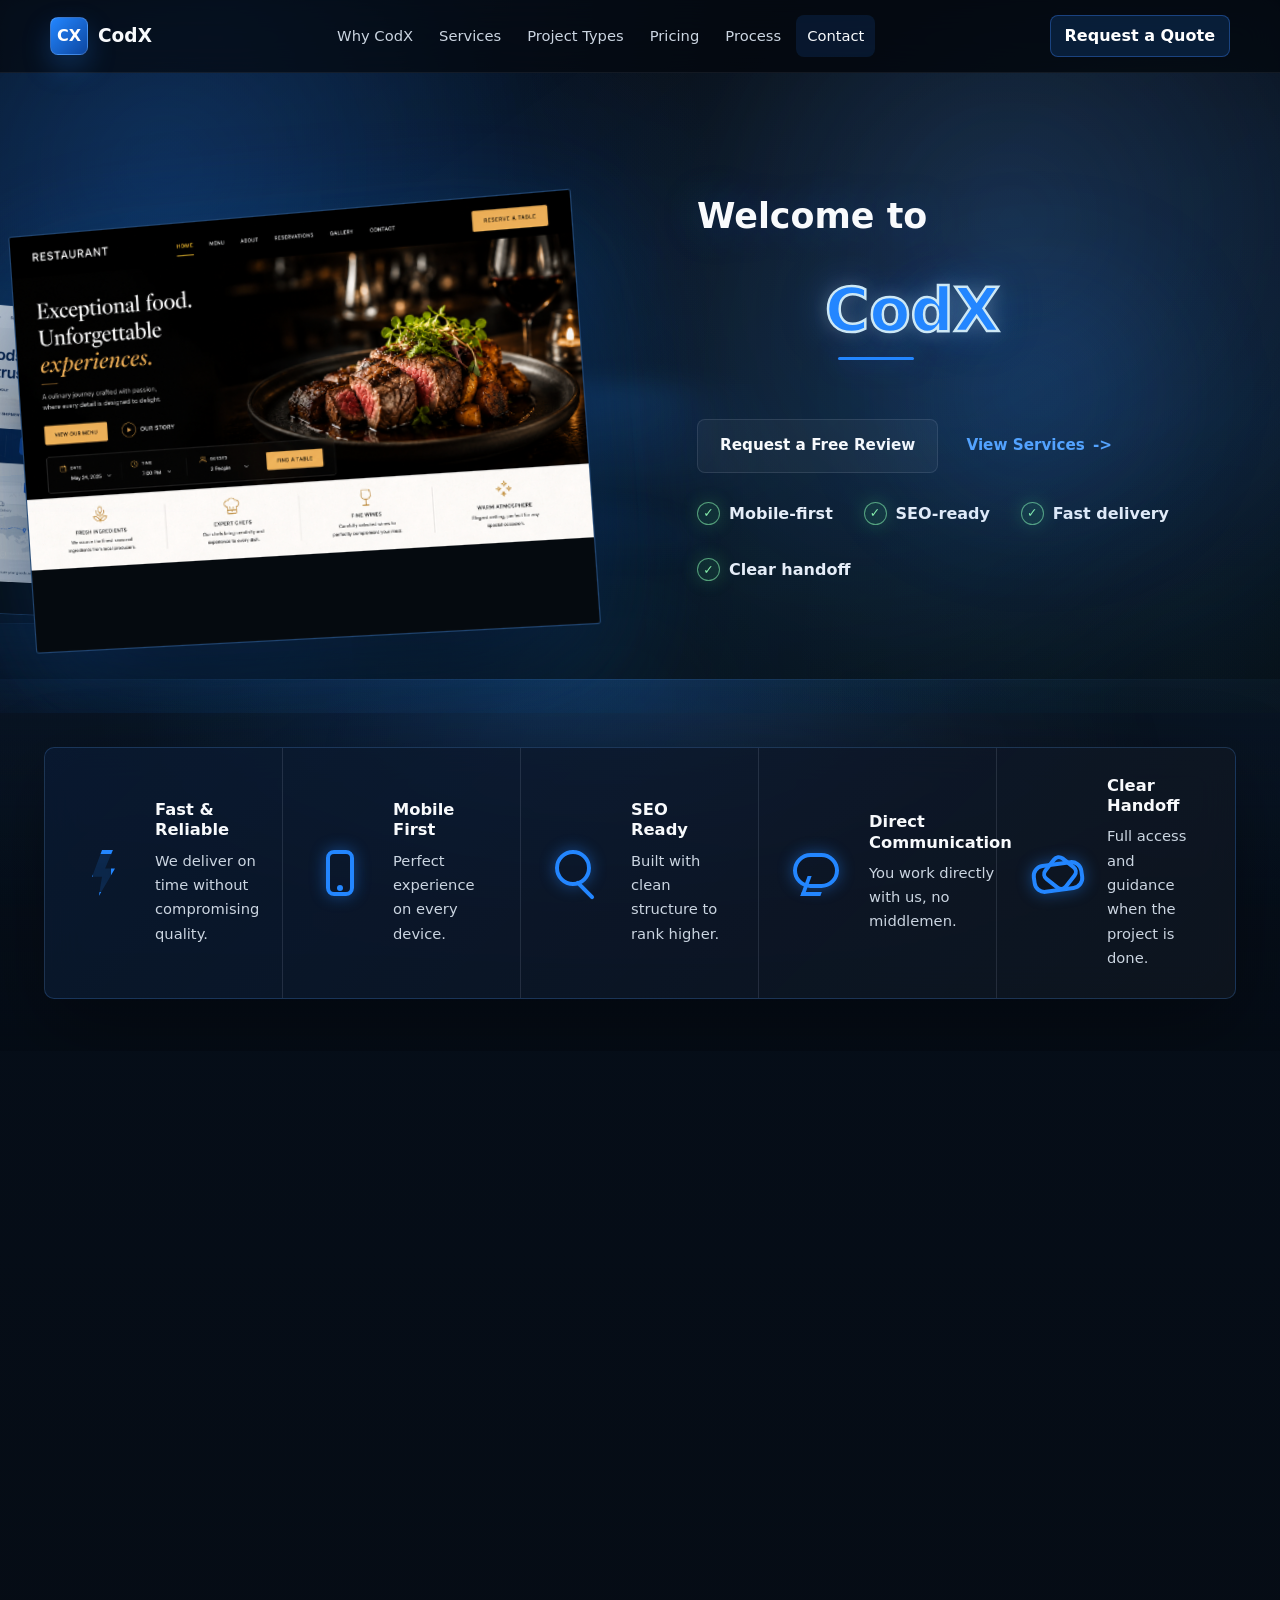
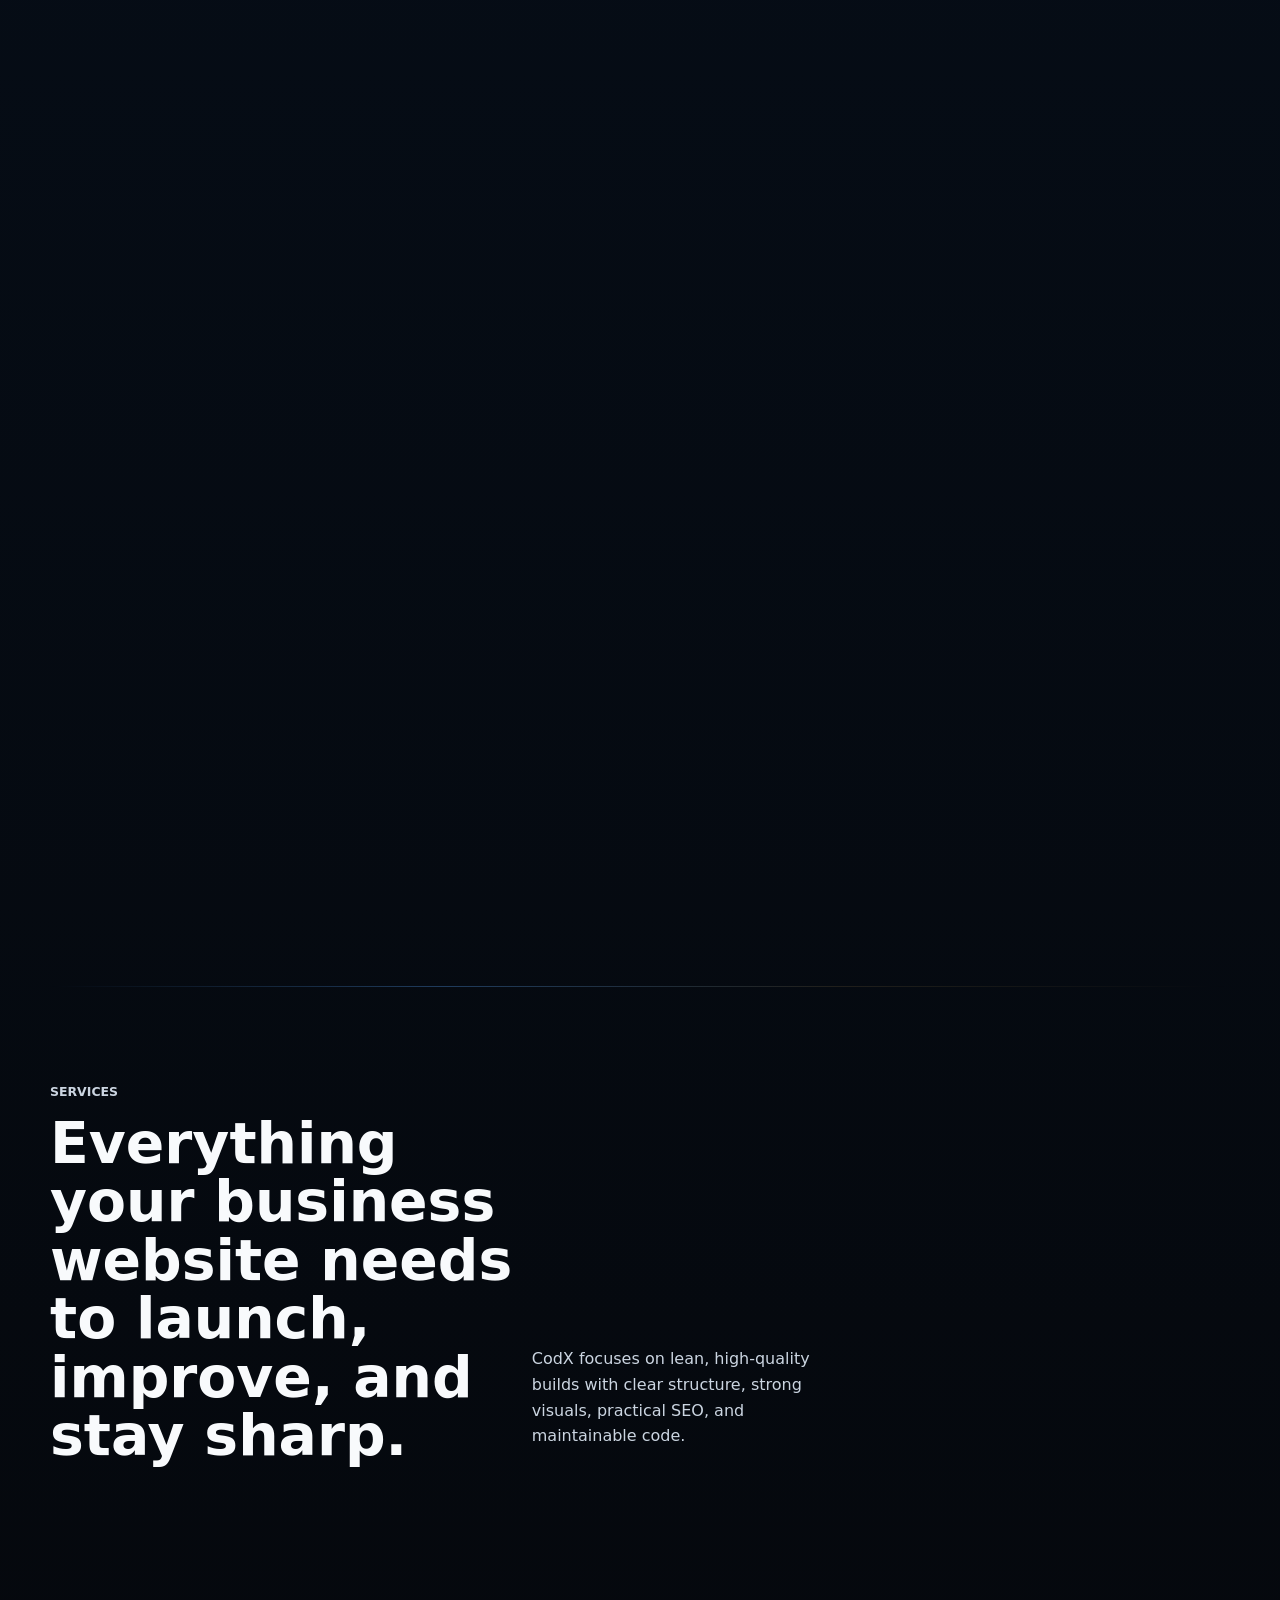
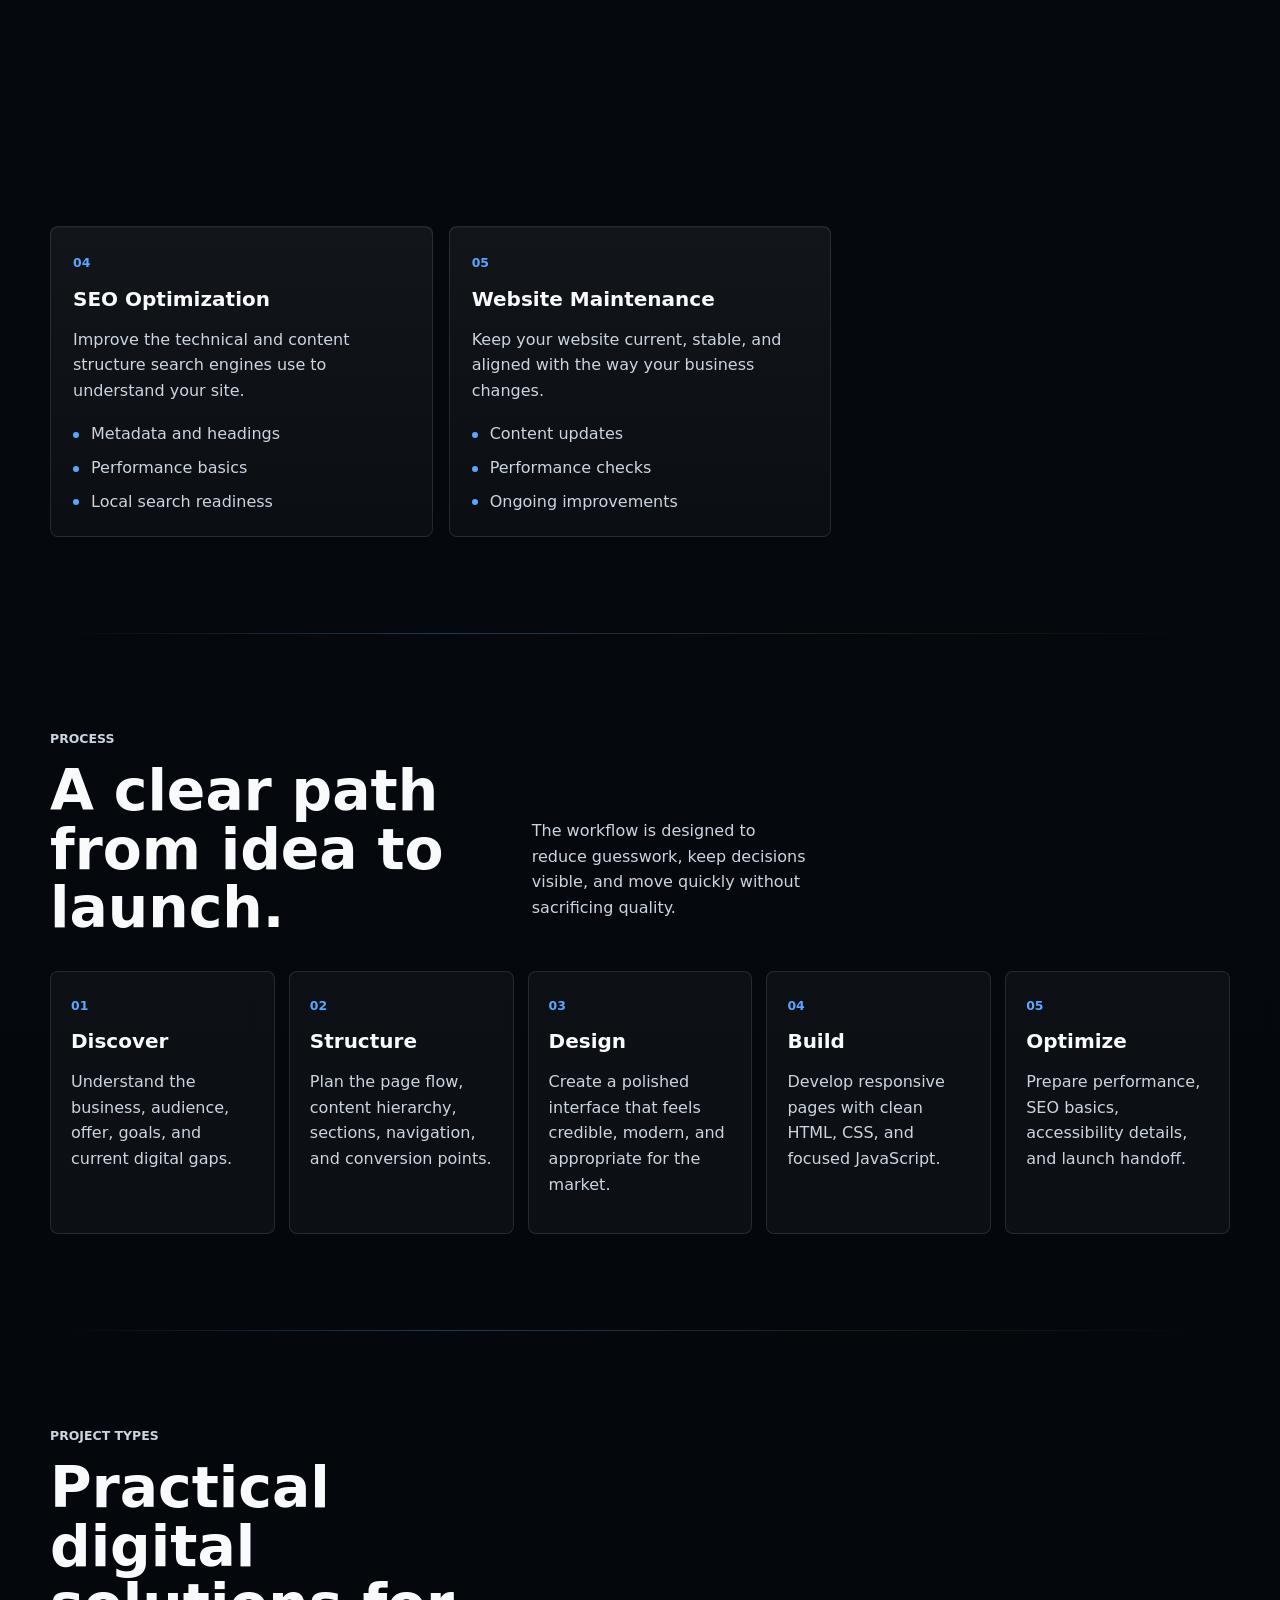
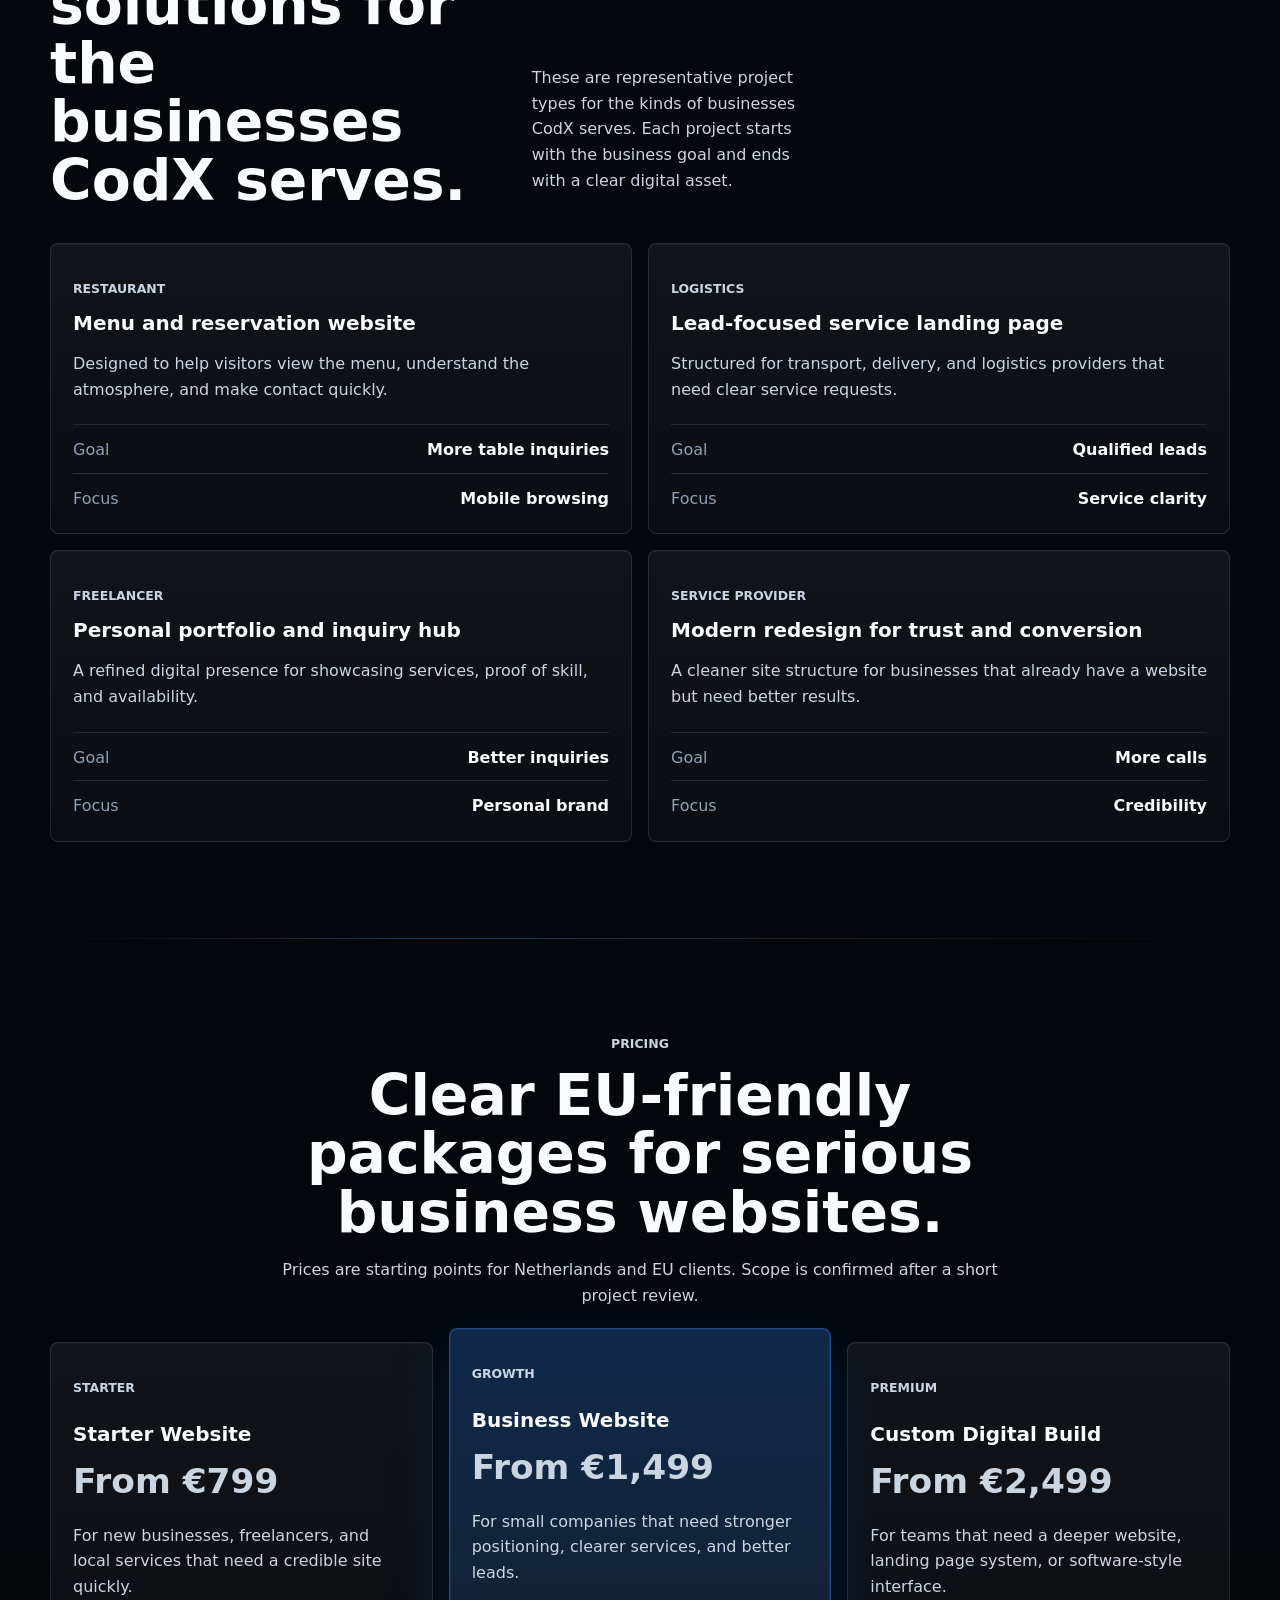
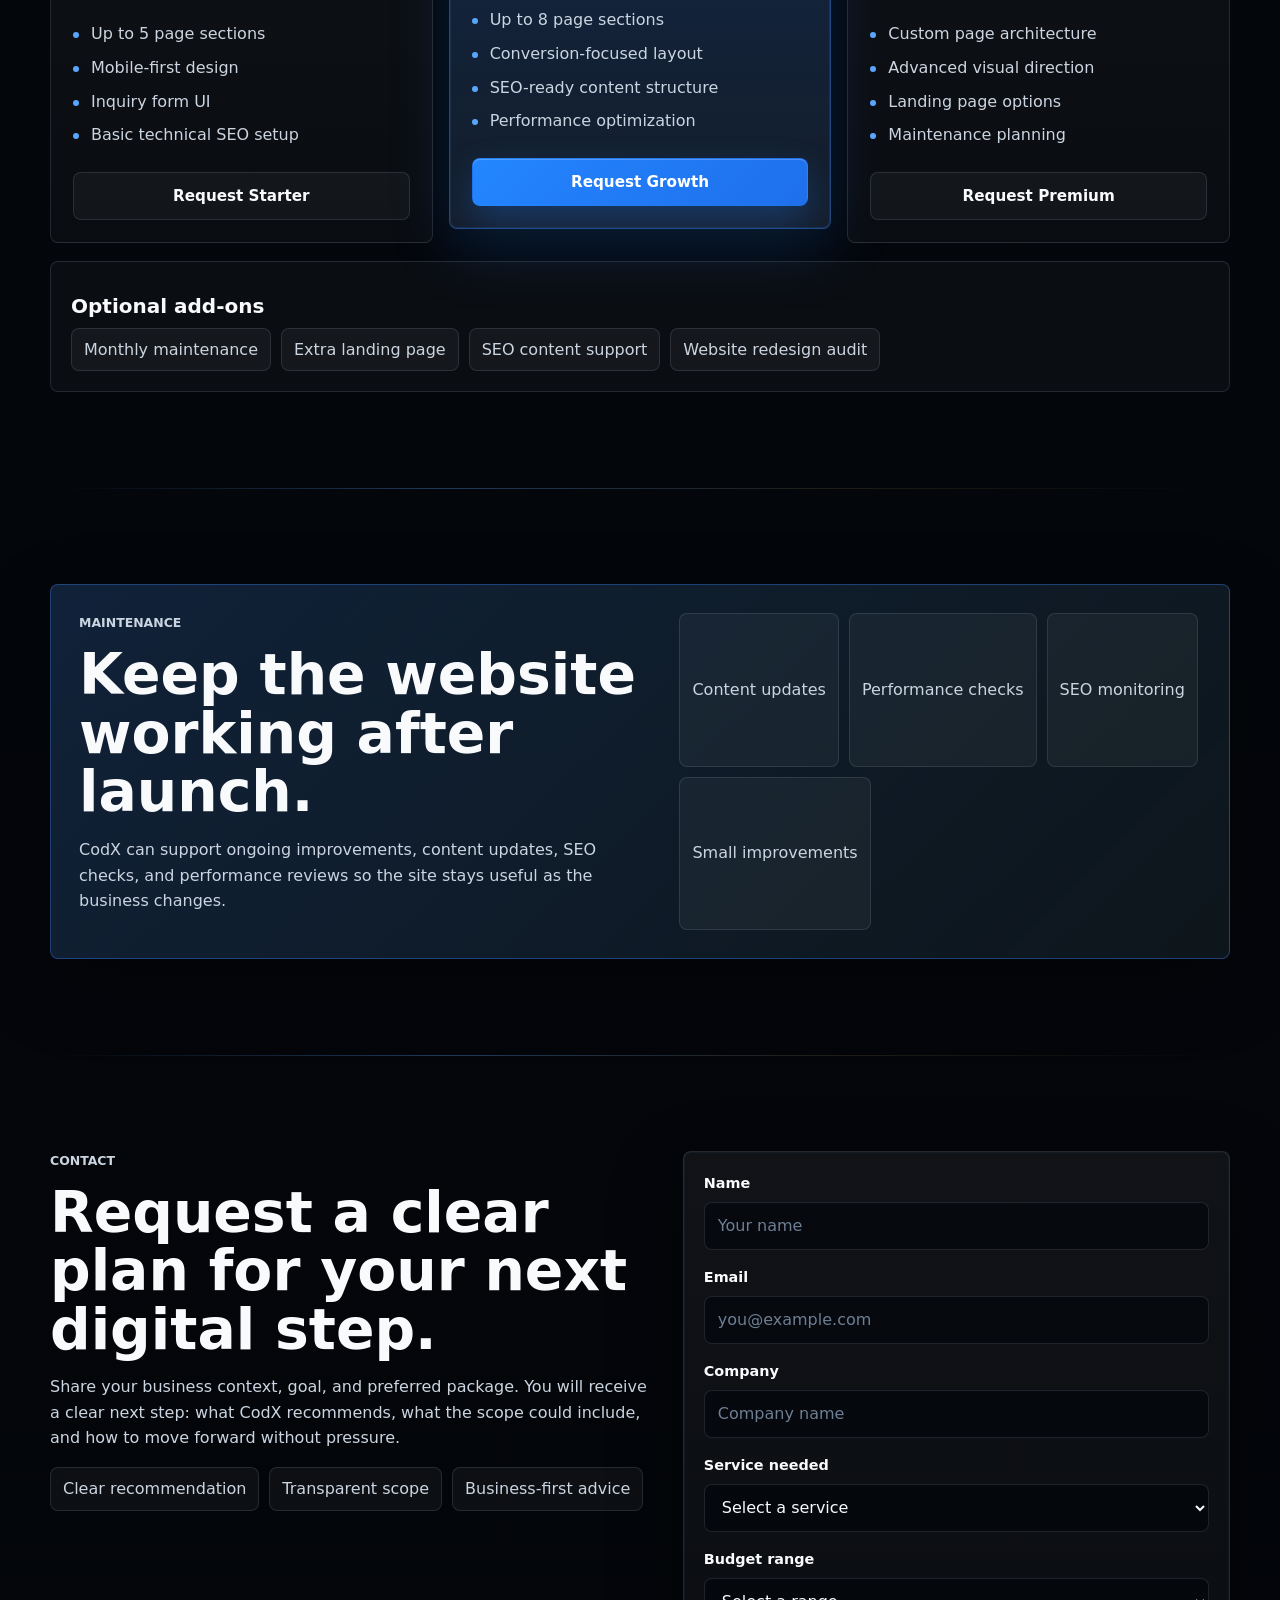
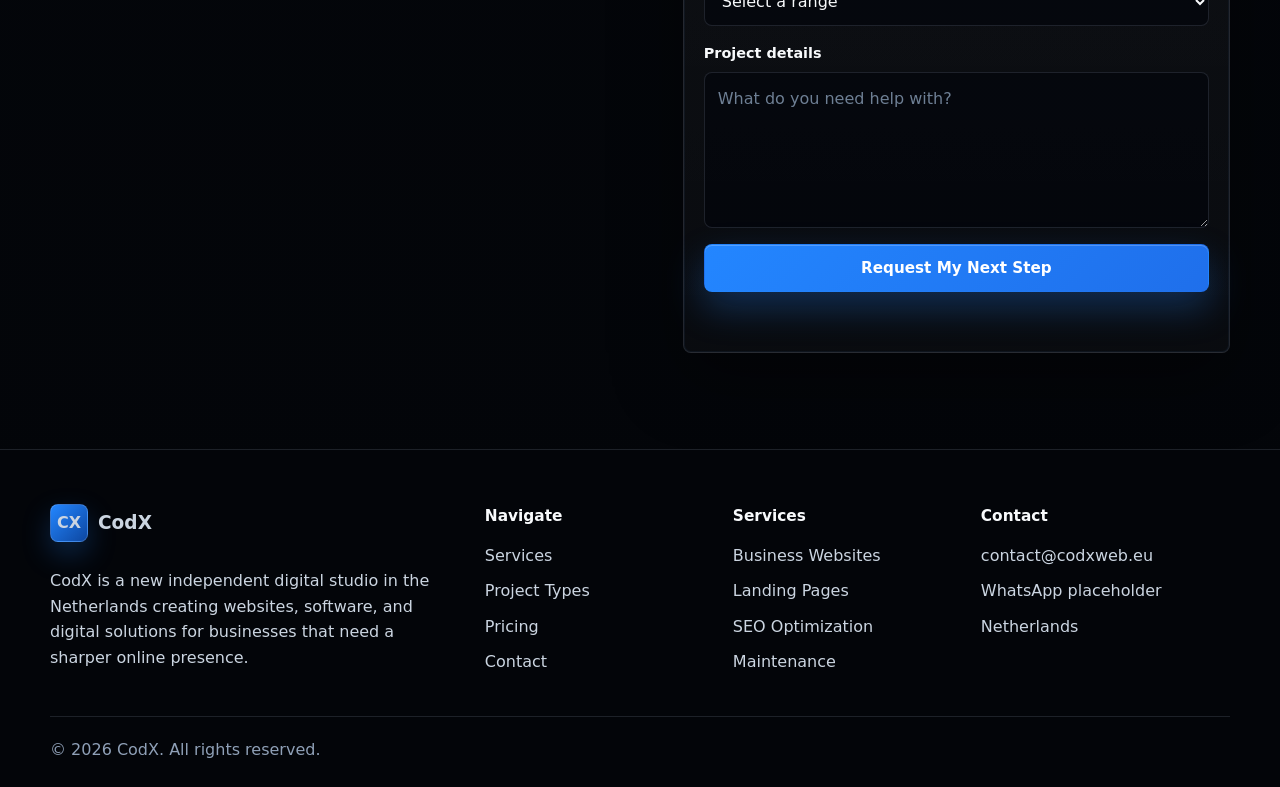
<file: index.html>
<!DOCTYPE html>
<html lang="en">
<head>
  <meta charset="UTF-8">
  <meta name="viewport" content="width=device-width, initial-scale=1.0">
  <meta name="description" content="CodX is an independent digital studio in the Netherlands building premium business websites, landing pages, SEO-ready redesigns, maintenance, software, and digital solutions.">
  <meta name="keywords" content="CodX, web agency, business websites, landing pages, website redesign, SEO optimization, website maintenance, digital solutions, software">
  <meta name="author" content="CodX">
  <meta name="robots" content="index, follow">
  <meta property="og:title" content="CodX - Websites. Software. Digital Solutions.">
  <meta property="og:description" content="Premium websites, software, and digital solutions for small businesses, freelancers, restaurants, logistics companies, and service providers in the Netherlands and EU.">
  <meta property="og:type" content="website">
  <meta property="og:image" content="assets/images/codx-hero-dashboard.png">
  <meta property="og:site_name" content="CodX">
  <meta name="twitter:card" content="summary_large_image">
  <meta name="twitter:title" content="CodX - Websites. Software. Digital Solutions.">
  <meta name="twitter:description" content="Premium websites, software, and digital solutions for growing businesses in the Netherlands and EU.">
  <meta name="theme-color" content="#07111f">
  <title>CodX - Websites. Software. Digital Solutions.</title>
  <link rel="preload" href="assets/images/codx-hero-dashboard.png" as="image">
  <link rel="stylesheet" href="css/style.css">
</head>
<body>
  <a class="skip-link" href="#main">Skip to content</a>

  <header class="site-header" data-header>
    <div class="container header-inner">
      <a class="brand" href="#hero" aria-label="CodX home">
        <span class="brand-mark">CX</span>
        <span class="brand-name">CodX</span>
      </a>

      <button class="nav-toggle" type="button" aria-label="Open navigation" aria-expanded="false" aria-controls="site-navigation" data-nav-toggle>
        <span></span>
        <span></span>
      </button>

      <nav class="site-nav" id="site-navigation" aria-label="Primary navigation" data-nav>
        <a href="#why-codx">Why CodX</a>
        <a href="#services">Services</a>
        <a href="#work">Project Types</a>
        <a href="#pricing">Pricing</a>
        <a href="#process">Process</a>
        <a href="#contact">Contact</a>
      </nav>

      <a class="header-cta" href="#contact">Request a Quote</a>
    </div>
  </header>

  <main id="main">
    <section class="hero section reveal" id="hero">
      <div class="container hero-inner">
        <div class="hero-copy-block">
          <div class="website-stack" aria-label="Website preview stack" data-website-stack>
            <article class="stack-card stack-restaurant" data-stack-card data-stack-position="0">
              <img src="assets/images/codx-showcase-restaurant.png" alt="Restaurant website mockup">
            </article>
            <article class="stack-card stack-logistics" data-stack-card data-stack-position="1">
              <img src="assets/images/codx-showcase-logistics.png" alt="Logistics website mockup">
            </article>
            <article class="stack-card stack-consultant" data-stack-card data-stack-position="2">
              <img src="assets/images/codx-showcase-consulting.png" alt="Consulting website mockup">
            </article>
            <article class="stack-card stack-local" data-stack-card data-stack-position="3">
              <img src="assets/images/codx-showcase-local-business.png" alt="Local business website mockup">
            </article>
            <article class="stack-card stack-service" data-stack-card data-stack-position="4">
              <img src="assets/images/codx-showcase-creative-agency.png" alt="Creative portfolio agency website mockup">
            </article>
            <div class="stack-dots" aria-hidden="true">
              <span class="is-active"></span>
              <span></span>
              <span></span>
              <span></span>
              <span></span>
            </div>
          </div>
        </div>

        <div class="hero-welcome-block">
          <h1><span>Welcome to</span><em>CodX</em></h1>
          <div class="hero-actions">
            <a class="button button-secondary" href="#contact">Request a Free Review</a>
            <a class="button button-text" href="#services">View Services</a>
          </div>
          <div class="hero-proof" aria-label="CodX strengths">
            <span>Mobile-first</span>
            <span>SEO-ready</span>
            <span>Fast delivery</span>
            <span>Clear handoff</span>
          </div>
        </div>
      </div>
    </section>

    <section class="hero-benefits reveal" aria-label="CodX project benefits">
      <div class="container hero-benefit-strip">
        <article>
          <span class="benefit-icon benefit-speed" aria-hidden="true"></span>
          <div>
            <h2>Fast & Reliable</h2>
            <p>We deliver on time without compromising quality.</p>
          </div>
        </article>
        <article>
          <span class="benefit-icon benefit-mobile" aria-hidden="true"></span>
          <div>
            <h2>Mobile First</h2>
            <p>Perfect experience on every device.</p>
          </div>
        </article>
        <article>
          <span class="benefit-icon benefit-search" aria-hidden="true"></span>
          <div>
            <h2>SEO Ready</h2>
            <p>Built with clean structure to rank higher.</p>
          </div>
        </article>
        <article>
          <span class="benefit-icon benefit-chat" aria-hidden="true"></span>
          <div>
            <h2>Direct Communication</h2>
            <p>You work directly with us, no middlemen.</p>
          </div>
        </article>
        <article>
          <span class="benefit-icon benefit-handoff" aria-hidden="true"></span>
          <div>
            <h2>Clear Handoff</h2>
            <p>Full access and guidance when the project is done.</p>
          </div>
        </article>
      </div>
    </section>

    <section class="section why-codx reveal" id="why-codx" aria-labelledby="why-title">
      <div class="container">
        <div class="section-heading split-heading">
          <div>
            <p class="section-kicker">Why CodX</p>
            <h2 id="why-title">Premium execution with a lean, direct way of working.</h2>
          </div>
          <p>
            CodX is built for clients who want a serious digital partner, practical decisions,
            and a finished website they can actually use after launch.
          </p>
        </div>

        <div class="why-grid">
          <article class="why-card reveal">
            <span class="card-number">01</span>
            <h3>Fast delivery</h3>
            <p>Focused project scopes, clear decisions, and lightweight builds help move from brief to launch efficiently.</p>
          </article>
          <article class="why-card reveal">
            <span class="card-number">02</span>
            <h3>Mobile-first design</h3>
            <p>Layouts are shaped around how customers browse, compare, and contact businesses on smaller screens.</p>
          </article>
          <article class="why-card reveal">
            <span class="card-number">03</span>
            <h3>SEO-ready structure</h3>
            <p>Semantic pages, clean headings, metadata, fast assets, and local search basics are planned from the start.</p>
          </article>
          <article class="why-card reveal">
            <span class="card-number">04</span>
            <h3>Direct communication</h3>
            <p>You work with a focused studio, not a chain of account layers that slow decisions down.</p>
          </article>
          <article class="why-card reveal">
            <span class="card-number">05</span>
            <h3>No unnecessary overhead</h3>
            <p>Budgets go into strategy, design, development, and launch quality instead of bloated process.</p>
          </article>
          <article class="why-card reveal">
            <span class="card-number">06</span>
            <h3>Clear handoff</h3>
            <p>Projects are delivered with a practical explanation of what was built and what can happen next.</p>
          </article>
        </div>
      </div>
    </section>

    <section class="section audience reveal" aria-labelledby="audience-title">
      <div class="container">
        <div class="section-heading">
          <p class="section-kicker">Built for practical business growth</p>
          <h2 id="audience-title">Digital foundations for companies that need to look credible and win leads.</h2>
        </div>
        <div class="audience-grid">
          <span>Small businesses</span>
          <span>Local companies</span>
          <span>Freelancers</span>
          <span>Restaurants</span>
          <span>Logistics companies</span>
          <span>Service providers</span>
        </div>
      </div>
    </section>

    <section class="section services reveal" id="services" aria-labelledby="services-title">
      <div class="container">
        <div class="section-heading split-heading">
          <div>
            <p class="section-kicker">Services</p>
            <h2 id="services-title">Everything your business website needs to launch, improve, and stay sharp.</h2>
          </div>
          <p>
            CodX focuses on lean, high-quality builds with clear structure, strong visuals,
            practical SEO, and maintainable code.
          </p>
        </div>

        <div class="service-grid">
          <article class="service-card reveal">
            <span class="card-number">01</span>
            <h3>Business Websites</h3>
            <p>Professional websites that make your company easy to understand, trust, and contact.</p>
            <ul>
              <li>Clear service positioning</li>
              <li>Mobile-first page layouts</li>
              <li>Contact-focused conversion paths</li>
            </ul>
          </article>

          <article class="service-card reveal">
            <span class="card-number">02</span>
            <h3>Landing Pages</h3>
            <p>Focused pages designed for campaigns, offers, lead generation, and paid traffic.</p>
            <ul>
              <li>Single-goal page flow</li>
              <li>Benefit-led copy structure</li>
              <li>Fast load performance</li>
            </ul>
          </article>

          <article class="service-card reveal">
            <span class="card-number">03</span>
            <h3>Website Redesign</h3>
            <p>Modernize an outdated site with stronger design, cleaner content, and better usability.</p>
            <ul>
              <li>UX and content audit</li>
              <li>Visual refresh</li>
              <li>Improved navigation</li>
            </ul>
          </article>

          <article class="service-card reveal">
            <span class="card-number">04</span>
            <h3>SEO Optimization</h3>
            <p>Improve the technical and content structure search engines use to understand your site.</p>
            <ul>
              <li>Metadata and headings</li>
              <li>Performance basics</li>
              <li>Local search readiness</li>
            </ul>
          </article>

          <article class="service-card reveal">
            <span class="card-number">05</span>
            <h3>Website Maintenance</h3>
            <p>Keep your website current, stable, and aligned with the way your business changes.</p>
            <ul>
              <li>Content updates</li>
              <li>Performance checks</li>
              <li>Ongoing improvements</li>
            </ul>
          </article>
        </div>
      </div>
    </section>

    <section class="section process reveal" id="process" aria-labelledby="process-title">
      <div class="container">
        <div class="section-heading split-heading">
          <div>
            <p class="section-kicker">Process</p>
            <h2 id="process-title">A clear path from idea to launch.</h2>
          </div>
          <p>
            The workflow is designed to reduce guesswork, keep decisions visible, and move quickly
            without sacrificing quality.
          </p>
        </div>

        <div class="timeline">
          <article class="reveal">
            <span>01</span>
            <h3>Discover</h3>
            <p>Understand the business, audience, offer, goals, and current digital gaps.</p>
          </article>
          <article class="reveal">
            <span>02</span>
            <h3>Structure</h3>
            <p>Plan the page flow, content hierarchy, sections, navigation, and conversion points.</p>
          </article>
          <article class="reveal">
            <span>03</span>
            <h3>Design</h3>
            <p>Create a polished interface that feels credible, modern, and appropriate for the market.</p>
          </article>
          <article class="reveal">
            <span>04</span>
            <h3>Build</h3>
            <p>Develop responsive pages with clean HTML, CSS, and focused JavaScript.</p>
          </article>
          <article class="reveal">
            <span>05</span>
            <h3>Optimize</h3>
            <p>Prepare performance, SEO basics, accessibility details, and launch handoff.</p>
          </article>
        </div>
      </div>
    </section>

    <section class="section project-types reveal" id="work" aria-labelledby="work-title">
      <div class="container">
        <div class="section-heading split-heading">
          <div>
            <p class="section-kicker">Project Types</p>
            <h2 id="work-title">Practical digital solutions for the businesses CodX serves.</h2>
          </div>
          <p>
            These are representative project types for the kinds of businesses CodX serves.
            Each project starts with the business goal and ends with a clear digital asset.
          </p>
        </div>

        <div class="project-grid">
          <article class="project-card reveal">
            <p class="project-label">Restaurant</p>
            <h3>Menu and reservation website</h3>
            <p>Designed to help visitors view the menu, understand the atmosphere, and make contact quickly.</p>
            <dl>
              <div>
                <dt>Goal</dt>
                <dd>More table inquiries</dd>
              </div>
              <div>
                <dt>Focus</dt>
                <dd>Mobile browsing</dd>
              </div>
            </dl>
          </article>

          <article class="project-card reveal">
            <p class="project-label">Logistics</p>
            <h3>Lead-focused service landing page</h3>
            <p>Structured for transport, delivery, and logistics providers that need clear service requests.</p>
            <dl>
              <div>
                <dt>Goal</dt>
                <dd>Qualified leads</dd>
              </div>
              <div>
                <dt>Focus</dt>
                <dd>Service clarity</dd>
              </div>
            </dl>
          </article>

          <article class="project-card reveal">
            <p class="project-label">Freelancer</p>
            <h3>Personal portfolio and inquiry hub</h3>
            <p>A refined digital presence for showcasing services, proof of skill, and availability.</p>
            <dl>
              <div>
                <dt>Goal</dt>
                <dd>Better inquiries</dd>
              </div>
              <div>
                <dt>Focus</dt>
                <dd>Personal brand</dd>
              </div>
            </dl>
          </article>

          <article class="project-card reveal">
            <p class="project-label">Service provider</p>
            <h3>Modern redesign for trust and conversion</h3>
            <p>A cleaner site structure for businesses that already have a website but need better results.</p>
            <dl>
              <div>
                <dt>Goal</dt>
                <dd>More calls</dd>
              </div>
              <div>
                <dt>Focus</dt>
                <dd>Credibility</dd>
              </div>
            </dl>
          </article>
        </div>
      </div>
    </section>

    <section class="section pricing reveal" id="pricing" aria-labelledby="pricing-title">
      <div class="container">
        <div class="section-heading">
          <p class="section-kicker">Pricing</p>
          <h2 id="pricing-title">Clear EU-friendly packages for serious business websites.</h2>
          <p>Prices are starting points for Netherlands and EU clients. Scope is confirmed after a short project review.</p>
        </div>

        <div class="pricing-grid">
          <article class="price-card reveal">
            <p class="plan-name">Starter</p>
            <h3>Starter Website</h3>
            <p class="price">From €799</p>
            <p class="plan-copy">For new businesses, freelancers, and local services that need a credible site quickly.</p>
            <ul>
              <li>Up to 5 page sections</li>
              <li>Mobile-first design</li>
              <li>Inquiry form UI</li>
              <li>Basic technical SEO setup</li>
            </ul>
            <a class="button button-secondary" href="#contact">Request Starter</a>
          </article>

          <article class="price-card featured reveal">
            <p class="plan-name">Growth</p>
            <h3>Business Website</h3>
            <p class="price">From €1,499</p>
            <p class="plan-copy">For small companies that need stronger positioning, clearer services, and better leads.</p>
            <ul>
              <li>Up to 8 page sections</li>
              <li>Conversion-focused layout</li>
              <li>SEO-ready content structure</li>
              <li>Performance optimization</li>
            </ul>
            <a class="button button-primary" href="#contact">Request Growth</a>
          </article>

          <article class="price-card reveal">
            <p class="plan-name">Premium</p>
            <h3>Custom Digital Build</h3>
            <p class="price">From €2,499</p>
            <p class="plan-copy">For teams that need a deeper website, landing page system, or software-style interface.</p>
            <ul>
              <li>Custom page architecture</li>
              <li>Advanced visual direction</li>
              <li>Landing page options</li>
              <li>Maintenance planning</li>
            </ul>
            <a class="button button-secondary" href="#contact">Request Premium</a>
          </article>
        </div>

        <div class="addons">
          <h3>Optional add-ons</h3>
          <div class="addon-list">
            <span>Monthly maintenance</span>
            <span>Extra landing page</span>
            <span>SEO content support</span>
            <span>Website redesign audit</span>
          </div>
        </div>
      </div>
    </section>

    <section class="section maintenance reveal" aria-labelledby="maintenance-title">
      <div class="container maintenance-panel">
        <div>
          <p class="section-kicker">Maintenance</p>
          <h2 id="maintenance-title">Keep the website working after launch.</h2>
          <p>
            CodX can support ongoing improvements, content updates, SEO checks, and performance reviews
            so the site stays useful as the business changes.
          </p>
        </div>
        <div class="maintenance-list">
          <span>Content updates</span>
          <span>Performance checks</span>
          <span>SEO monitoring</span>
          <span>Small improvements</span>
        </div>
      </div>
    </section>

    <section class="section contact reveal" id="contact" aria-labelledby="contact-title">
      <div class="container contact-grid">
        <div class="contact-copy">
          <p class="section-kicker">Contact</p>
          <h2 id="contact-title">Request a clear plan for your next digital step.</h2>
          <p>
            Share your business context, goal, and preferred package. You will receive a clear next step:
            what CodX recommends, what the scope could include, and how to move forward without pressure.
          </p>
          <div class="contact-points">
            <span>Clear recommendation</span>
            <span>Transparent scope</span>
            <span>Business-first advice</span>
          </div>
        </div>

        <form class="contact-form" action="https://formsubmit.co/contact@codxweb.eu" method="POST" data-contact-form>
          <input type="hidden" name="_subject" value="New CodX Project Request">
          <input type="hidden" name="_template" value="table">
          <input type="hidden" name="_captcha" value="false">
          <div class="form-row">
            <label for="name">Name</label>
            <input id="name" name="name" type="text" autocomplete="name" placeholder="Your name" required>
          </div>
          <div class="form-row">
            <label for="email">Email</label>
            <input id="email" name="email" type="email" autocomplete="email" placeholder="you@example.com" required>
          </div>
          <div class="form-row">
            <label for="company">Company</label>
            <input id="company" name="company" type="text" autocomplete="organization" placeholder="Company name">
          </div>
          <div class="form-row">
            <label for="service">Service needed</label>
            <select id="service" name="service" required>
              <option value="">Select a service</option>
              <option>Business Website</option>
              <option>Landing Page</option>
              <option>Website Redesign</option>
              <option>SEO Optimization</option>
              <option>Website Maintenance</option>
              <option>Software or Digital Solution</option>
            </select>
          </div>
          <div class="form-row">
            <label for="budget">Budget range</label>
            <select id="budget" name="budget" required>
              <option value="">Select a range</option>
              <option>€799 - €1,499</option>
              <option>€1,500 - €2,499</option>
              <option>€2,500 - €5,000</option>
              <option>€5,000+</option>
            </select>
          </div>
          <div class="form-row">
            <label for="message">Project details</label>
            <textarea id="message" name="message" rows="5" placeholder="What do you need help with?" required></textarea>
          </div>
          <button class="button button-primary form-submit" type="submit">Request My Next Step</button>
          <p class="form-status" role="status" aria-live="polite" data-form-status></p>
        </form>
      </div>
    </section>
  </main>

  <footer class="site-footer">
    <div class="container footer-grid">
      <div>
        <a class="brand" href="#hero" aria-label="CodX home">
          <span class="brand-mark">CX</span>
          <span class="brand-name">CodX</span>
        </a>
        <p>CodX is a new independent digital studio in the Netherlands creating websites, software, and digital solutions for businesses that need a sharper online presence.</p>
      </div>
      <div>
        <h2>Navigate</h2>
        <a href="#services">Services</a>
        <a href="#work">Project Types</a>
        <a href="#pricing">Pricing</a>
        <a href="#contact">Contact</a>
      </div>
      <div>
        <h2>Services</h2>
        <a href="#services">Business Websites</a>
        <a href="#services">Landing Pages</a>
        <a href="#services">SEO Optimization</a>
        <a href="#services">Maintenance</a>
      </div>
      <div>
        <h2>Contact</h2>
        <a href="mailto:contact@codxweb.eu">contact@codxweb.eu</a>
        <a href="https://wa.me/31000000000" aria-label="WhatsApp placeholder for CodX">WhatsApp placeholder</a>
        <span>Netherlands</span>
      </div>
    </div>
    <div class="container footer-bottom">
      <p>&copy; <span data-year></span> CodX. All rights reserved.</p>
    </div>
  </footer>

  <script src="js/main.js"></script>
</body>
</html>
<!-- Auto Deploy Test -->
</file>
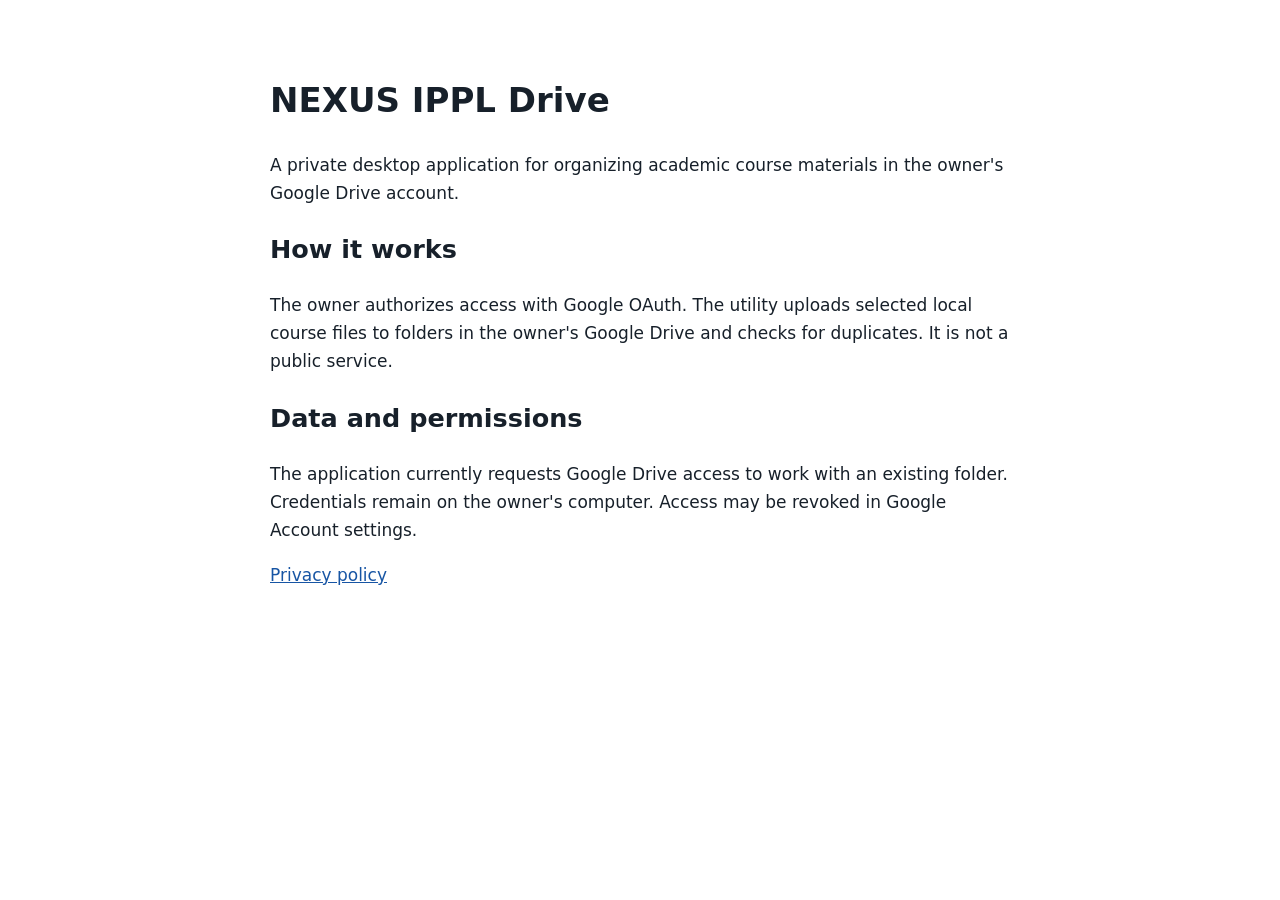
<file: nexus-ippl-drive/index.html>
<!doctype html><html lang="en"><meta charset="utf-8"><meta name="viewport" content="width=device-width,initial-scale=1"><title>NEXUS IPPL Drive | CodX</title><style>body{font:17px/1.65 system-ui;max-width:740px;margin:8vh auto;padding:0 24px;color:#17202a}a{color:#1755a4}</style><h1>NEXUS IPPL Drive</h1><p>A private desktop application for organizing academic course materials in the owner's Google Drive account.</p><h2>How it works</h2><p>The owner authorizes access with Google OAuth. The utility uploads selected local course files to folders in the owner's Google Drive and checks for duplicates. It is not a public service.</p><h2>Data and permissions</h2><p>The application currently requests Google Drive access to work with an existing folder. Credentials remain on the owner's computer. Access may be revoked in Google Account settings.</p><p><a href="/nexus-ippl-drive/privacy">Privacy policy</a></p></html>
</file>
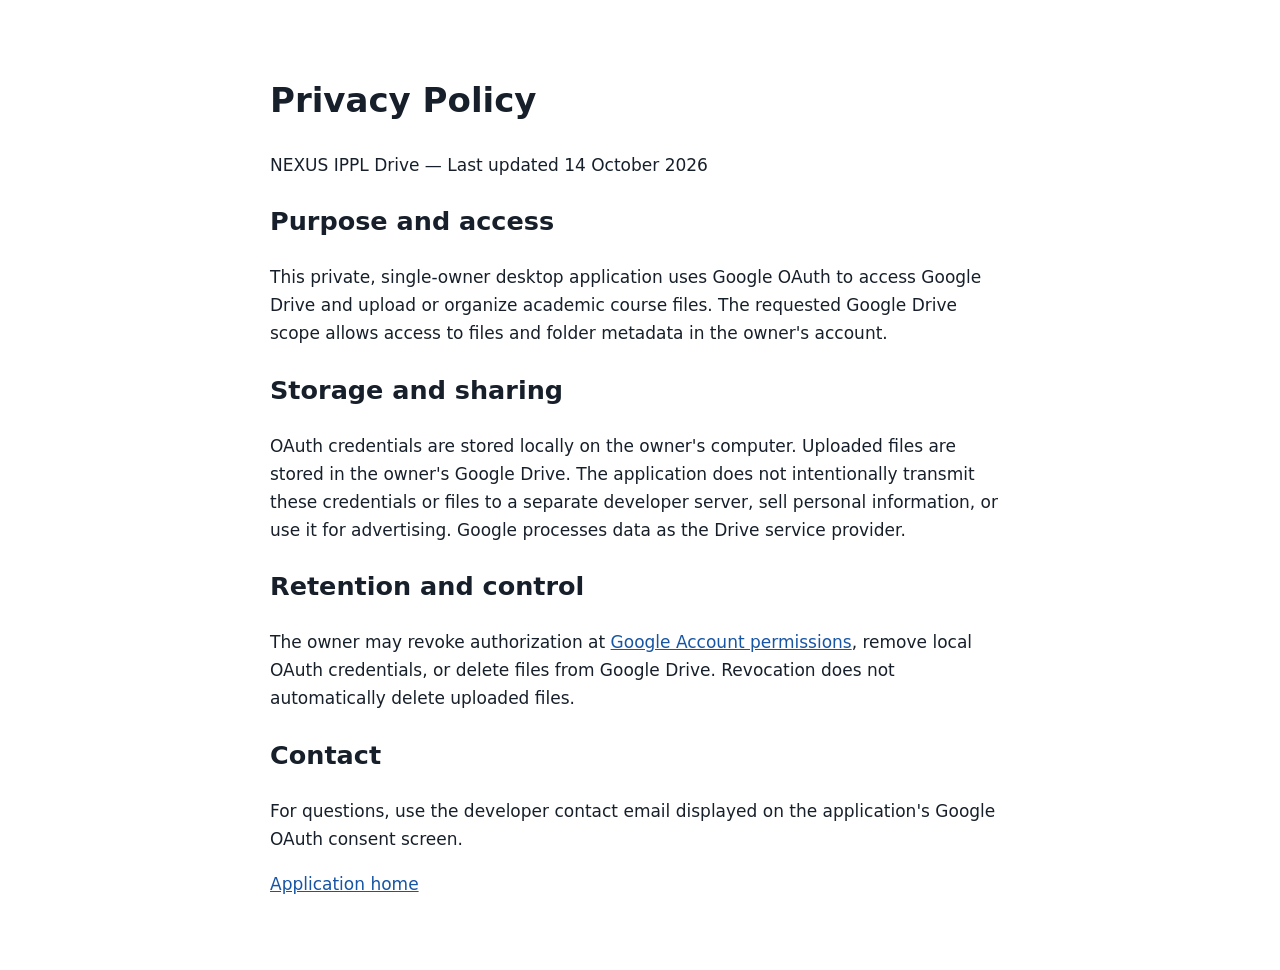
<file: nexus-ippl-drive/privacy/index.html>
<!doctype html><html lang="en"><meta charset="utf-8"><meta name="viewport" content="width=device-width,initial-scale=1"><title>Privacy Policy | NEXUS IPPL Drive</title><style>body{font:17px/1.65 system-ui;max-width:740px;margin:8vh auto;padding:0 24px;color:#17202a}a{color:#1755a4}</style><h1>Privacy Policy</h1><p>NEXUS IPPL Drive — Last updated 14 October 2026</p><h2>Purpose and access</h2><p>This private, single-owner desktop application uses Google OAuth to access Google Drive and upload or organize academic course files. The requested Google Drive scope allows access to files and folder metadata in the owner's account.</p><h2>Storage and sharing</h2><p>OAuth credentials are stored locally on the owner's computer. Uploaded files are stored in the owner's Google Drive. The application does not intentionally transmit these credentials or files to a separate developer server, sell personal information, or use it for advertising. Google processes data as the Drive service provider.</p><h2>Retention and control</h2><p>The owner may revoke authorization at <a href="https://myaccount.google.com/permissions">Google Account permissions</a>, remove local OAuth credentials, or delete files from Google Drive. Revocation does not automatically delete uploaded files.</p><h2>Contact</h2><p>For questions, use the developer contact email displayed on the application's Google OAuth consent screen.</p><p><a href="/nexus-ippl-drive">Application home</a></p></html>
</file>
<file: css/style.css>
:root {
  --bg: #05080d;
  --bg-soft: #07111f;
  --surface: #0b1422;
  --surface-strong: #101d2f;
  --line: rgba(148, 163, 184, 0.18);
  --line-strong: rgba(59, 130, 246, 0.38);
  --text: #f8fafc;
  --text-soft: #cbd5e1;
  --muted: #8fa0b7;
  --blue: #2386ff;
  --blue-strong: #58a6ff;
  --cyan: #38d3ff;
  --gold: #e8c16a;
  --success: #4ade80;
  --shadow: 0 24px 70px rgba(0, 0, 0, 0.42);
  --glow: 0 22px 60px rgba(35, 134, 255, 0.2);
  --radius: 8px;
  --container: 1180px;
  --header-height: 72px;
}

* {
  box-sizing: border-box;
}

html {
  scroll-behavior: smooth;
}

body {
  position: relative;
  overflow-x: hidden;
  min-height: 100vh;
  margin: 0;
  font-family: Inter, ui-sans-serif, system-ui, -apple-system, BlinkMacSystemFont, "Segoe UI", sans-serif;
  color: var(--text);
  background:
    radial-gradient(circle at 18% 0%, rgba(35, 134, 255, 0.16), transparent 32rem),
    linear-gradient(180deg, #06101d 0%, var(--bg) 38%, #030509 100%);
  line-height: 1.6;
  isolation: isolate;
}

body.nav-open {
  overflow: hidden;
}

body::before,
body::after {
  content: "";
  position: fixed;
  inset: 0;
  z-index: 0;
  pointer-events: none;
}

body::before {
  background:
    radial-gradient(42rem 26rem at 8% 14%, rgba(35, 134, 255, 0.18), transparent 64%),
    radial-gradient(38rem 24rem at 92% 22%, rgba(56, 211, 255, 0.1), transparent 68%),
    radial-gradient(42rem 26rem at 58% 86%, rgba(232, 193, 106, 0.055), transparent 70%);
  filter: blur(10px);
  opacity: 0.86;
  animation: ambientGlow 18s ease-in-out infinite alternate;
}

body::after {
  background:
    radial-gradient(34rem 22rem at 18% 24%, rgba(35, 134, 255, 0.08), transparent 72%),
    radial-gradient(38rem 24rem at 84% 20%, rgba(88, 166, 255, 0.06), transparent 74%),
    linear-gradient(145deg, transparent 0 48%, rgba(35, 134, 255, 0.025) 62%, transparent 80%);
  opacity: 0.72;
  animation: ambientGlow 28s ease-in-out infinite alternate;
}

body > * {
  position: relative;
  z-index: 1;
}

img {
  display: block;
  max-width: 100%;
}

a {
  color: inherit;
  text-decoration: none;
}

button,
input,
select,
textarea {
  font: inherit;
}

button {
  cursor: pointer;
}

.skip-link {
  position: absolute;
  top: -48px;
  left: 16px;
  z-index: 100;
  padding: 10px 14px;
  color: var(--bg);
  background: var(--text);
  border-radius: var(--radius);
  transition: top 0.2s ease;
}

.skip-link:focus {
  top: 16px;
}

.container {
  width: min(100% - 32px, var(--container));
  margin-inline: auto;
}

.section {
  position: relative;
  padding: 78px 0;
}

.section + .section::before {
  content: "";
  position: absolute;
  top: 0;
  left: 50%;
  width: min(100% - 32px, var(--container));
  height: 1px;
  background: linear-gradient(90deg, transparent, rgba(88, 166, 255, 0.32), rgba(232, 193, 106, 0.12), transparent);
  transform: translateX(-50%);
}

.section-kicker {
  margin: 0 0 12px;
  color: var(--blue-strong);
  font-size: 0.78rem;
  font-weight: 800;
  letter-spacing: 0;
  text-transform: uppercase;
}

.section-heading {
  max-width: 760px;
  margin-bottom: 34px;
}

.section-heading h2,
.contact-copy h2,
.maintenance-panel h2 {
  margin: 0;
  color: var(--text);
  font-size: clamp(2rem, 7vw, 3.55rem);
  line-height: 1.03;
  letter-spacing: 0;
}

.section-heading p,
.split-heading > p,
.maintenance-panel p,
.contact-copy p {
  color: var(--text-soft);
}

.split-heading {
  display: grid;
  gap: 18px;
}

.button {
  display: inline-flex;
  align-items: center;
  justify-content: center;
  min-height: 48px;
  padding: 0 18px;
  border: 1px solid transparent;
  border-radius: var(--radius);
  font-size: 0.95rem;
  font-weight: 800;
  transition: transform 0.2s ease, border-color 0.2s ease, background 0.2s ease, color 0.2s ease, box-shadow 0.2s ease;
}

.button:hover {
  transform: translateY(-2px);
}

.button-primary {
  color: white;
  background: linear-gradient(135deg, var(--blue), #1f6feb);
  box-shadow: 0 16px 36px rgba(35, 134, 255, 0.28), inset 0 1px 0 rgba(255, 255, 255, 0.22);
}

.button-primary:hover {
  box-shadow: 0 22px 52px rgba(35, 134, 255, 0.36), 0 0 0 1px rgba(88, 166, 255, 0.22);
}

.button-secondary {
  color: var(--text);
  background: rgba(255, 255, 255, 0.04);
  border-color: var(--line);
}

.button-secondary:hover {
  border-color: var(--line-strong);
  box-shadow: 0 18px 42px rgba(35, 134, 255, 0.1);
}

.button-text {
  min-height: 48px;
  padding-inline: 4px;
  color: var(--blue-strong);
  background: transparent;
}

.button-text::after {
  content: "->";
  margin-left: 8px;
  transition: transform 0.2s ease;
}

.button-text:hover::after {
  transform: translateX(4px);
}

.site-header {
  position: sticky;
  top: 0;
  z-index: 40;
  min-height: var(--header-height);
  background: rgba(5, 8, 13, 0.72);
  border-bottom: 1px solid rgba(148, 163, 184, 0.1);
  backdrop-filter: blur(18px);
  transition: background 0.2s ease, box-shadow 0.2s ease;
}

.site-header.is-scrolled {
  background: rgba(5, 8, 13, 0.94);
  box-shadow: 0 12px 40px rgba(0, 0, 0, 0.26);
}

.header-inner {
  display: flex;
  align-items: center;
  justify-content: space-between;
  min-height: var(--header-height);
  gap: 16px;
}

.brand {
  display: inline-flex;
  align-items: center;
  gap: 10px;
  font-weight: 900;
}

.brand-mark {
  display: inline-grid;
  width: 38px;
  height: 38px;
  place-items: center;
  color: white;
  background: linear-gradient(135deg, var(--blue), #0d47a1);
  border: 1px solid rgba(255, 255, 255, 0.16);
  border-radius: var(--radius);
  box-shadow: 0 12px 28px rgba(35, 134, 255, 0.25);
}

.brand-name {
  font-size: 1.16rem;
  letter-spacing: 0;
}

.site-nav {
  position: fixed;
  inset: var(--header-height) 0 auto 0;
  display: grid;
  gap: 6px;
  padding: 18px 16px 22px;
  background: rgba(7, 17, 31, 0.98);
  border-bottom: 1px solid var(--line);
  box-shadow: var(--shadow);
  opacity: 0;
  pointer-events: none;
  transform: translateY(-10px);
  transition: opacity 0.2s ease, transform 0.2s ease;
}

.site-nav.is-open {
  opacity: 1;
  pointer-events: auto;
  transform: translateY(0);
}

.site-nav a {
  min-height: 44px;
  padding: 10px 14px;
  color: var(--text-soft);
  border-radius: var(--radius);
  transition: color 0.2s ease, background 0.2s ease;
}

.site-nav a:hover,
.site-nav a.is-active {
  color: var(--text);
  background: rgba(35, 134, 255, 0.12);
}

.header-cta {
  display: none;
}

.nav-toggle {
  display: inline-grid;
  width: 44px;
  height: 44px;
  place-items: center;
  padding: 0;
  color: var(--text);
  background: rgba(255, 255, 255, 0.04);
  border: 1px solid var(--line);
  border-radius: var(--radius);
}

.nav-toggle span {
  display: block;
  width: 18px;
  height: 2px;
  background: currentColor;
  transition: transform 0.2s ease;
}

.nav-toggle[aria-expanded="true"] span:first-child {
  transform: translateY(4px) rotate(45deg);
}

.nav-toggle[aria-expanded="true"] span:last-child {
  transform: translateY(-4px) rotate(-45deg);
}

.audience-grid span,
.addon-list span,
.maintenance-list span,
.contact-points span {
  display: inline-flex;
  align-items: center;
  min-height: 38px;
  padding: 8px 12px;
  color: var(--text-soft);
  background: rgba(255, 255, 255, 0.045);
  border: 1px solid var(--line);
  border-radius: var(--radius);
}
/* HERO SECTION */
.hero {
  position: relative;
  overflow: hidden;
  min-height: calc(100vh - var(--header-height));
  padding: 38px 0 22px;
  background:
    radial-gradient(circle at 14% 28%, rgba(35, 134, 255, 0.16), transparent 34rem),
    radial-gradient(circle at 78% 30%, rgba(88, 166, 255, 0.1), transparent 32rem),
    linear-gradient(180deg, rgba(5, 8, 13, 0.98) 0%, rgba(6, 15, 27, 0.96) 54%, rgba(5, 8, 13, 0.9) 100%);
  isolation: isolate;
}

.hero::before,
.hero::after {
  content: "";
  position: absolute;
  inset: -18% -8%;
  z-index: -1;
  pointer-events: none;
}

.hero::before {
  background:
    radial-gradient(circle at 18% 24%, rgba(35, 134, 255, 0.28), transparent 34rem),
    radial-gradient(circle at 75% 30%, rgba(88, 166, 255, 0.18), transparent 30rem),
    radial-gradient(circle at 48% 86%, rgba(56, 211, 255, 0.08), transparent 34rem);
  filter: blur(18px);
  opacity: 0.86;
  animation: heroAmbientDepth 22s ease-in-out infinite alternate;
}

.hero::after {
  background:
    linear-gradient(145deg, rgba(4, 9, 16, 0.18), transparent 32%, rgba(35, 134, 255, 0.055) 62%, transparent),
    radial-gradient(circle at 12% 75%, rgba(35, 134, 255, 0.1), transparent 24rem),
    radial-gradient(circle at 88% 82%, rgba(56, 211, 255, 0.06), transparent 26rem);
  opacity: 0.74;
  animation: heroLightDrift 30s ease-in-out infinite alternate;
}

.hero .container,
.hero-benefits .container {
  width: min(100% - 32px, 1396px);
}

.hero-inner {
  position: relative;
  z-index: 1;
  display: grid;
  gap: 34px;
  align-items: center;
}

.website-stack {
  position: relative;
  width: min(100%, 1240px);
  height: 540px;
  perspective: 2050px;
  transform-style: preserve-3d;
}

.website-stack::before {
  content: "";
  position: absolute;
  top: 18%;
  bottom: 6%;
  left: -24%;
  width: 820px;
  background:
    linear-gradient(180deg, rgba(35, 134, 255, 0.24), rgba(35, 134, 255, 0.035)),
    radial-gradient(ellipse at 32% 35%, rgba(35, 134, 255, 0.44), transparent 56%);
  filter: blur(40px);
  opacity: 0.9;
  transform: rotateX(72deg);
  animation: stackGlowPulse 8s ease-in-out infinite alternate;
}

.website-stack::after {
  content: "";
  position: absolute;
  left: -22%;
  width: 820px;
  bottom: 18px;
  height: 112px;
  background: linear-gradient(180deg, rgba(35, 134, 255, 0.22), transparent 74%);
  border-radius: 50%;
  opacity: 0.56;
  filter: blur(12px);
}

.stack-card {
  position: absolute;
  left: 0;
  top: 30px;
  overflow: visible;
  width: 590px;
  height: 438px;
  color: var(--text);
  background: rgba(5, 12, 23, 0.94);
  border: 1px solid rgba(88, 166, 255, 0.34);
  border-radius: 3px;
  box-shadow:
    0 56px 150px rgba(0, 0, 0, 0.68),
    0 32px 106px rgba(35, 134, 255, 0.34),
    0 0 0 1px rgba(255, 255, 255, 0.1) inset;
  transform-origin: 50% 100%;
  transition: transform 0.74s cubic-bezier(0.2, 0.72, 0.18, 1), opacity 0.74s ease, filter 0.74s ease, z-index 0s linear 0.36s;
  will-change: transform, opacity, filter;
}

.stack-card img {
  display: block;
  width: 100%;
  height: 100%;
  object-fit: contain;
  object-position: top center;
  background: rgba(5, 8, 13, 0.92);
  border-radius: 2px;
}

.stack-card[data-stack-position="0"] {
  z-index: 5;
  opacity: 1;
  filter: saturate(1.1) brightness(1.06);
  transform: translate3d(38px, 16px, 230px) rotateY(-9deg) rotateZ(-4deg) scale(1.02);
}

.stack-card[data-stack-position="1"] {
  z-index: 4;
  opacity: 0.94;
  filter: saturate(1.03) brightness(0.94);
  transform: translate3d(-178px, 10px, 104px) rotateY(15deg) rotateZ(4deg) scale(0.78);
}

.stack-card[data-stack-position="2"] {
  z-index: 3;
  opacity: 0.86;
  filter: saturate(0.98) brightness(0.86);
  transform: translate3d(-340px, 28px, 0) rotateY(17deg) rotateZ(1deg) scale(0.65);
}

.stack-card[data-stack-position="3"] {
  z-index: 2;
  opacity: 0.78;
  filter: saturate(0.94) brightness(0.82);
  transform: translate3d(-482px, 42px, -88px) rotateY(19deg) rotateZ(5deg) scale(0.55);
}

.stack-card[data-stack-position="4"] {
  z-index: 1;
  opacity: 0.7;
  filter: saturate(0.88) brightness(0.76);
  transform: translate3d(-612px, 58px, -160px) rotateY(21deg) rotateZ(3deg) scale(0.47);
}

.stack-dots {
  position: absolute;
  left: 260px;
  bottom: 8px;
  display: flex;
  gap: 14px;
}

.stack-dots span {
  width: 12px;
  height: 12px;
  background: rgba(148, 163, 184, 0.36);
  border-radius: 50%;
  box-shadow: 0 0 18px rgba(35, 134, 255, 0);
  transition: background 0.35s ease, box-shadow 0.35s ease, transform 0.35s ease;
}

.stack-dots span.is-active {
  background: var(--blue);
  box-shadow: 0 0 20px rgba(35, 134, 255, 0.7);
  transform: scale(1.08);
}

.hero-welcome-block {
  position: relative;
  display: grid;
  align-content: start;
  justify-items: start;
  min-height: 410px;
  padding-top: 0;
}

.hero-welcome-block::before {
  content: "";
  position: absolute;
  inset: 10% -10% auto 12%;
  height: 300px;
  background: radial-gradient(circle, rgba(35, 134, 255, 0.24), transparent 62%);
  filter: blur(54px);
  opacity: 0.72;
  pointer-events: none;
}

.hero-welcome-block h1 {
  position: relative;
  display: grid;
  justify-items: center;
  max-width: 620px;
  margin: 0;
  color: var(--text);
  font-size: clamp(4.2rem, 5.4vw, 6.35rem);
  line-height: 0.86;
  letter-spacing: 0;
  text-align: center;
  text-shadow: 0 0 42px rgba(35, 134, 255, 0.28);
}

.hero-welcome-block h1 span {
  display: block;
  font-size: 0.58em;
  line-height: 0.9;
}

.hero-welcome-block h1 em {
  display: block;
  color: var(--blue);
  font-style: normal;
  line-height: 0.92;
  -webkit-text-stroke: 2.5px rgb(205, 232, 245);
  text-shadow:
    0 0 18px rgba(248, 250, 252, 0.22),
    0 0 34px rgba(88, 166, 255, 0.34),
    0 0 58px rgba(35, 134, 255, 0.22);
}

.hero-welcome-block h1::after {
  content: "";
  display: block;
  width: 76px;
  height: 3px;
  margin-top: 18px;
  background: var(--blue);
  border-radius: 999px;
  box-shadow: 0 0 24px rgba(35, 134, 255, 0.58);
}

.hero-actions {
  display: flex;
  flex-wrap: wrap;
  gap: 12px;
  margin-top: 20px;
}

.hero-actions .button-primary,
.hero-actions .button-secondary,
.hero-actions .button-text {
  min-height: 54px;
}

.hero-actions .button-primary,
.hero-actions .button-secondary {
  padding-inline: 22px;
}

.hero-actions .button-primary {
  box-shadow: 0 18px 46px rgba(35, 134, 255, 0.38), 0 0 0 1px rgba(88, 166, 255, 0.32) inset;
}

.hero-actions .button-primary:hover {
  box-shadow: 0 24px 64px rgba(35, 134, 255, 0.52), 0 0 26px rgba(88, 166, 255, 0.28), 0 0 0 1px rgba(88, 166, 255, 0.46) inset;
  transform: translateY(-2px);
}

.hero-proof {
  display: flex;
  flex-wrap: wrap;
  gap: 14px 22px;
  margin-top: 14px;
}

.hero-proof span {
  display: inline-flex;
  align-items: center;
  min-height: auto;
  padding: 0;
  color: #e5edf8;
  background: transparent;
  border: 0;
  box-shadow: none;
  font-weight: 800;
}

.hero-proof span::before {
  content: "\2713";
  display: inline-grid;
  width: 21px;
  height: 21px;
  place-items: center;
  margin-right: 9px;
  color: #86efac;
  background: rgba(74, 222, 128, 0.1);
  border: 1px solid rgba(134, 239, 172, 0.58);
  border-radius: 50%;
  box-shadow: 0 0 18px rgba(74, 222, 128, 0.22);
  font-size: 0.78rem;
}

/* HERO BENEFITS */
.hero-benefits {
  position: relative;
  z-index: 1;
  margin-top: -34px;
  padding: 58px 0 52px;
  overflow: hidden;
  background:
    linear-gradient(180deg, rgba(5, 8, 13, 0), rgba(7, 17, 31, 0.42) 34%, rgba(5, 8, 13, 0.2) 100%),
    radial-gradient(ellipse at 50% 0%, rgba(35, 134, 255, 0.11), transparent 56%);
}

.hero-benefits::before {
  content: "";
  position: absolute;
  inset: 0;
  width: auto;
  height: auto;
  background:
    linear-gradient(180deg, rgba(88, 166, 255, 0.06), transparent 68%),
    radial-gradient(ellipse at 42% 10%, rgba(35, 134, 255, 0.14), transparent 42%);
  border: 0;
  border-radius: 0;
  box-shadow: none;
  opacity: 0.8;
  pointer-events: none;
  transform: none;
}

.hero-benefits::after {
  content: "";
  position: absolute;
  top: 0;
  right: 0;
  left: 0;
  height: 1px;
  background: linear-gradient(90deg, transparent, rgba(88, 166, 255, 0.26), transparent);
  border: 0;
  border-radius: 0;
  opacity: 0.5;
  pointer-events: none;
  transform: none;
}

.hero-benefit-strip {
  position: relative;
  z-index: 1;
  display: grid;
  grid-template-columns: repeat(5, minmax(0, 1fr));
  overflow: hidden;
  background:
    linear-gradient(135deg, rgba(35, 134, 255, 0.1), rgba(255, 255, 255, 0.035)),
    rgba(5, 12, 23, 0.82);
  border: 1px solid rgba(88, 166, 255, 0.22);
  border-radius: 10px;
  box-shadow: 0 28px 80px rgba(0, 0, 0, 0.34);
  backdrop-filter: blur(18px);
}

.hero-benefit-strip article {
  display: grid;
  grid-template-columns: 62px 1fr;
  gap: 18px;
  align-items: center;
  min-height: 132px;
  padding: 28px 30px;
  border-right: 1px solid rgba(148, 163, 184, 0.18);
}

.hero-benefit-strip article:last-child {
  border-right: 0;
}

.benefit-icon {
  position: relative;
  display: block;
  width: 54px;
  height: 54px;
  color: var(--blue);
  background: transparent;
  border: 0;
  border-radius: 0;
  box-shadow: none;
}

.benefit-icon::before,
.benefit-icon::after {
  content: "";
  position: absolute;
}

.benefit-speed::before {
  inset: 4px 14px;
  border: 4px solid currentColor;
  clip-path: polygon(50% 0, 92% 0, 62% 40%, 100% 40%, 38% 100%, 50% 58%, 12% 58%);
  filter: drop-shadow(0 0 10px rgba(35, 134, 255, 0.7));
}

.benefit-mobile::before {
  inset: 4px 13px;
  border: 4px solid currentColor;
  border-radius: 8px;
  box-shadow: 0 0 16px rgba(35, 134, 255, 0.45);
}

.benefit-mobile::after {
  left: 24px;
  bottom: 9px;
  width: 6px;
  height: 6px;
  background: currentColor;
  border-radius: 50%;
}

.benefit-search::before {
  left: 4px;
  top: 4px;
  width: 28px;
  height: 28px;
  border: 4px solid currentColor;
  border-radius: 50%;
  box-shadow: 0 0 16px rgba(35, 134, 255, 0.45);
}

.benefit-search::after {
  right: 8px;
  bottom: 8px;
  width: 24px;
  height: 4px;
  background: currentColor;
  border-radius: 999px;
  transform: rotate(45deg);
}

.benefit-chat::before {
  inset: 7px 4px 12px;
  border: 4px solid currentColor;
  border-radius: 18px;
  box-shadow: 0 0 16px rgba(35, 134, 255, 0.45);
}

.benefit-chat::after {
  left: 15px;
  bottom: 4px;
  width: 16px;
  height: 16px;
  border-left: 4px solid currentColor;
  border-bottom: 4px solid currentColor;
  transform: skew(-20deg);
}

.benefit-handoff::before {
  left: 5px;
  top: 16px;
  width: 44px;
  height: 22px;
  border: 4px solid currentColor;
  border-radius: 12px;
  transform: rotate(-8deg);
  box-shadow: 0 0 16px rgba(35, 134, 255, 0.45);
}

.benefit-handoff::after {
  left: 18px;
  top: 12px;
  width: 22px;
  height: 22px;
  border: 4px solid currentColor;
  border-radius: 8px;
  transform: rotate(38deg);
}

.hero-benefit-strip h2 {
  margin: 0 0 8px;
  color: var(--text);
  font-size: 1.02rem;
  line-height: 1.24;
}

.hero-benefit-strip p {
  margin: 0;
  color: var(--text-soft);
  font-size: 0.92rem;
  line-height: 1.65;
}

@media (min-width: 980px) {
  .hero {
    min-height: 620px;
    padding-top: 0px;
    padding-bottom: 0px;
  }

  .hero .container,
  .hero-benefits .container {
    width: min(100% - 88px, 1512px);
  }

  .hero-inner {
    grid-template-columns: minmax(540px, 1fr) minmax(500px, 0.82fr);
    gap: clamp(34px, 4vw, 72px);
    align-items: center;
    margin-top: clamp(24px, 2.8vw, 48px);
    overflow: visible;
  }

  .hero-copy-block {
    min-width: 0;
    max-width: none;
    overflow: visible;
  }

  .website-stack {
    width: 100%;
    height: clamp(430px, 33vw, 540px);
    margin-top: 0;
    transform: none;
  }

  .hero-actions {
    flex-wrap: nowrap;
    align-items: center;
    gap: clamp(18px, 2.6vw, 54px);
    width: min(100%, 680px);
    margin-top: clamp(64px, 6vw, 116px);
    transform: none;
  }

  .hero-actions .button {
    flex: 0 0 auto;
    white-space: nowrap;
  }

  .hero-proof {
    flex-wrap: wrap;
    gap: clamp(18px, 3vw, 54px);
    align-items: center;
    width: min(100%, 680px);
    margin-top: clamp(22px, 3vw, 44px);
    transform: none;
  }

  .hero-proof span {
    flex: 0 0 auto;
    white-space: nowrap;
  }

  .hero-welcome-block {
    justify-self: start;
    z-index: 2;
    min-width: 0;
    width: min(100%, 680px);
    padding-top: 0;
  }

  .hero-welcome-block h1 {
    justify-items: start;
    width: min(100%, 620px);
    font-size: clamp(3.75rem, 5vw, 6.35rem);
    text-align: left;
  }

  .hero-welcome-block h1 span {
    transform: none;
  }

  .hero-welcome-block h1 em {
    margin-top: clamp(48px, 5vw, 88px);
    margin-left: clamp(112px, 13vw, 258px);
    transform: none;
  }

  .hero-welcome-block h1::after {
    margin-left: clamp(130px, 14vw, 276px);
    transform: none;
  }

  .hero-benefits {
    padding-top: 68px;
  }
}

@media (min-width: 980px) and (max-width: 1366px), (min-width: 980px) and (max-height: 800px) {
  .hero .container {
    width: min(100% - 56px, 1280px);
  }

  .hero-inner {
    grid-template-columns: minmax(500px, 1fr) minmax(500px, 0.88fr);
    gap: clamp(28px, 3vw, 44px);
    margin-top: clamp(18px, 2vw, 28px);
  }

  .website-stack {
    height: clamp(360px, 33vw, 448px);
  }

  .stack-card {
    width: clamp(500px, 39vw, 540px);
    height: clamp(372px, 29vw, 402px);
  }

  .hero-welcome-block h1 {
    width: min(100%, 560px);
    font-size: clamp(3.25rem, 4.7vw, 4.65rem);
  }

  .hero-welcome-block h1 em {
    margin-top: clamp(36px, 4vw, 54px);
    margin-left: clamp(96px, 10vw, 144px);
  }

  .hero-welcome-block h1::after {
    margin-left: clamp(110px, 11vw, 158px);
  }

  .hero-actions {
    gap: clamp(16px, 1.8vw, 28px);
    width: 100%;
    margin-top: clamp(42px, 4.6vw, 66px);
  }

  .hero-proof {
    gap: clamp(18px, 2.4vw, 34px);
    width: 100%;
    margin-top: clamp(18px, 2.2vw, 28px);
  }
}

@media (min-width: 980px) and (max-width: 1120px) {
  .hero-inner {
    grid-template-columns: 1fr;
    gap: 28px;
  }

  .website-stack {
    height: 360px;
  }

  .stack-card {
    width: min(82vw, 500px);
    height: min(61vw, 372px);
  }

  .hero-welcome-block {
    width: 100%;
    min-height: auto;
  }

  .hero-welcome-block h1 {
    width: 100%;
    font-size: clamp(3.4rem, 8vw, 5rem);
  }

  .hero-welcome-block h1 em {
    margin-top: 34px;
    margin-left: clamp(96px, 22vw, 220px);
  }

  .hero-welcome-block h1::after {
    margin-left: clamp(112px, 24vw, 238px);
  }

  .hero-actions {
    flex-wrap: wrap;
    gap: 18px 28px;
    margin-top: 36px;
  }

  .hero-proof {
    gap: 18px 28px;
    margin-top: 22px;
  }
}

@media (max-width: 979px) {
  .hero-inner {
    grid-template-columns: 1fr;
  }

  .website-stack {
    height: 330px;
    margin-top: 34px;
  }

  .stack-card {
    left: 0;
    width: min(84vw, 390px);
    height: 220px;
  }

  .hero-welcome-block {
    min-height: auto;
    padding-top: 10px;
  }

  .hero-benefit-strip {
    grid-template-columns: 1fr;
  }

  .hero-benefit-strip article {
    border-right: 0;
    border-bottom: 1px solid rgba(148, 163, 184, 0.18);
  }

  .hero-benefit-strip article:last-child {
    border-bottom: 0;
  }
}

@media (max-width: 767px) {
  :root {
    --header-height: 58px;
  }

  .site-header,
  .header-inner {
    min-height: var(--header-height);
  }

  .brand-mark {
    width: 38px;
    height: 38px;
  }

  .brand-text {
    font-size: 1.05rem;
  }

  .nav-toggle {
    width: 40px;
    height: 40px;
  }

  .hero {
    min-height: auto;
    padding: 12px 0 60px;
  }

  .hero .container {
    width: min(100% - 28px, 1396px);
  }

  .hero-inner {
    gap: 18px;
    align-items: start;
  }

  .hero-welcome-block {
    display: contents;
    width: 100%;
    min-height: auto;
    padding-top: 0;
  }

  .hero-copy-block {
    order: 2;
    width: 100%;
    min-width: 0;
    margin: 4px 0 12px;
  }

  .hero-welcome-block h1 {
    order: 1;
    justify-items: start;
    width: 100%;
    max-width: 100%;
    font-size: clamp(3rem, 13.5vw, 3.85rem);
    line-height: 0.88;
    text-align: left;
  }

  .hero-welcome-block h1 span {
    font-size: 0.56em;
  }

  .hero-welcome-block h1 em {
    margin-top: 22px;
    margin-left: clamp(74px, 25vw, 112px);
    -webkit-text-stroke-width: 1.4px;
  }

  .hero-welcome-block h1::after {
    width: 58px;
    height: 2px;
    margin-top: 10px;
    margin-left: clamp(84px, 27vw, 124px);
  }

  .hero-actions {
    order: 3;
    flex-direction: column;
    flex-wrap: nowrap;
    justify-self: center;
    width: min(100%, 320px);
    gap: 12px;
    margin-top: 80px;
  }

  .hero-actions .button-primary {
    display: none;
  }

  .hero-actions .button-primary,
  .hero-actions .button-secondary,
  .hero-actions .button-text {
    min-height: 46px;
    width: 100%;
    justify-content: center;
  }

  .hero-actions .button-primary,
  .hero-actions .button-secondary {
    padding-inline: 16px;
  }

  .hero-actions .button-text {
    order: 1;
    padding-inline: 16px;
    color: white;
    background: linear-gradient(135deg, var(--blue), #0b63e5);
    border-color: rgba(88, 166, 255, 0.56);
    box-shadow: 0 18px 46px rgba(35, 134, 255, 0.38), 0 0 0 1px rgba(88, 166, 255, 0.32) inset;
  }

  .hero-actions .button-secondary {
    order: 2;
  }

  .hero-actions .button-text::after {
    color: white;
  }

  .hero-proof {
    order: 4;
    justify-content: center;
    gap: 9px 14px;
    width: 100%;
    margin-top: 2px;
  }

  .hero-proof span {
    white-space: nowrap;
    font-size: 0.88rem;
  }

  .hero-proof span::before {
    width: 18px;
    height: 18px;
    margin-right: 7px;
  }

  .website-stack {
    height: clamp(220px, 62vw, 270px);
    margin-top: 0;
    perspective: 1500px;
  }

  .website-stack::before {
    left: -30%;
    width: 420px;
    filter: blur(28px);
  }

  .website-stack::after {
    left: -28%;
    width: 420px;
    height: 64px;
    bottom: 8px;
  }

  .stack-card {
    top: 8px;
    width: min(82vw, 340px);
    height: min(60vw, 254px);
  }

  .stack-card[data-stack-position="0"] {
    transform: translate3d(18px, 8px, 150px) rotateY(-8deg) rotateZ(-4deg) scale(1);
  }

  .stack-card[data-stack-position="1"] {
    transform: translate3d(-88px, 8px, 78px) rotateY(14deg) rotateZ(4deg) scale(0.76);
  }

  .stack-card[data-stack-position="2"] {
    transform: translate3d(-164px, 18px, 0) rotateY(16deg) rotateZ(1deg) scale(0.62);
  }

  .stack-card[data-stack-position="3"] {
    transform: translate3d(-232px, 28px, -72px) rotateY(18deg) rotateZ(5deg) scale(0.52);
  }

  .stack-card[data-stack-position="4"] {
    transform: translate3d(-292px, 36px, -126px) rotateY(20deg) rotateZ(3deg) scale(0.44);
  }

  .stack-dots {
    left: 42%;
    bottom: 8px;
    gap: 8px;
  }

  .stack-dots span {
    width: 8px;
    height: 8px;
  }

  .hero-benefits {
    margin-top: 0;
    padding-top: 56px;
  }
}

@media (max-width: 380px) {
  .hero {
    padding-top: 8px;
  }

  .hero-welcome-block h1 {
    font-size: clamp(2.75rem, 13vw, 3.2rem);
  }

  .hero-welcome-block h1 em {
    margin-top: 16px;
  }

  .hero-actions {
    margin-top: 76px;
  }

  .website-stack {
    height: 214px;
  }

  .hero {
    padding-bottom: 60px;
  }
}
.audience {
  padding-top: 34px;
}

.why-grid {
  display: grid;
  gap: 16px;
}

.audience-grid {
  display: flex;
  flex-wrap: wrap;
  gap: 10px;
}

.service-grid,
.project-grid,
.pricing-grid {
  display: grid;
  gap: 16px;
}

.why-card,
.service-card,
.project-card,
.price-card {
  position: relative;
  overflow: hidden;
  padding: 22px;
  background: linear-gradient(180deg, rgba(255, 255, 255, 0.055), rgba(255, 255, 255, 0.026));
  border: 1px solid var(--line);
  border-radius: var(--radius);
  box-shadow: 0 1px 0 rgba(255, 255, 255, 0.045) inset;
  transition: transform 0.24s ease, border-color 0.24s ease, background 0.24s ease, box-shadow 0.24s ease;
}

.why-card::before,
.service-card::before,
.project-card::before,
.price-card::before,
.timeline article::before {
  content: "";
  position: absolute;
  inset: 0;
  background: radial-gradient(32rem 16rem at var(--shine-x, 50%) 0%, rgba(88, 166, 255, 0.13), transparent 62%);
  opacity: 0;
  transition: opacity 0.24s ease;
  pointer-events: none;
}

.service-card {
  min-height: 292px;
}

.why-card:hover,
.service-card:hover,
.project-card:hover,
.price-card:hover {
  border-color: var(--line-strong);
  box-shadow: 0 20px 54px rgba(0, 0, 0, 0.26), 0 0 0 1px rgba(88, 166, 255, 0.06) inset;
  transform: translateY(-5px);
}

.why-card:hover::before,
.service-card:hover::before,
.project-card:hover::before,
.price-card:hover::before,
.timeline article:hover::before {
  opacity: 1;
}

.card-number,
.timeline span,
.project-label,
.plan-name {
  color: var(--blue-strong);
  font-size: 0.78rem;
  font-weight: 900;
  letter-spacing: 0;
  text-transform: uppercase;
}

.service-card h3,
.why-card h3,
.timeline h3,
.project-card h3,
.price-card h3,
.addons h3 {
  margin: 12px 0 10px;
  font-size: 1.25rem;
  line-height: 1.2;
}

.service-card p,
.why-card p,
.timeline p,
.project-card p,
.price-card p,
.addons,
.site-footer p {
  color: var(--text-soft);
}

.service-card ul,
.price-card ul {
  display: grid;
  gap: 8px;
  margin: 18px 0 0;
  padding: 0;
  color: var(--text-soft);
  list-style: none;
}

.service-card li,
.price-card li {
  position: relative;
  padding-left: 18px;
}

.service-card li::before,
.price-card li::before {
  content: "";
  position: absolute;
  top: 0.68em;
  left: 0;
  width: 6px;
  height: 6px;
  background: var(--blue-strong);
  border-radius: 50%;
}

.timeline {
  display: grid;
  gap: 14px;
}

.timeline article {
  position: relative;
  overflow: hidden;
  padding: 20px;
  background: rgba(255, 255, 255, 0.035);
  border: 1px solid var(--line);
  border-radius: var(--radius);
  transition: transform 0.24s ease, border-color 0.24s ease, box-shadow 0.24s ease;
}

.timeline article:hover {
  border-color: var(--line-strong);
  box-shadow: 0 18px 44px rgba(0, 0, 0, 0.22);
  transform: translateY(-4px);
}

.project-grid {
  grid-template-columns: 1fr;
}

.project-card dl {
  display: grid;
  gap: 10px;
  margin: 22px 0 0;
}

.project-card dl div {
  display: flex;
  justify-content: space-between;
  gap: 16px;
  padding-top: 12px;
  border-top: 1px solid var(--line);
}

.project-card dt {
  color: var(--muted);
}

.project-card dd {
  margin: 0;
  color: var(--text);
  font-weight: 800;
  text-align: right;
}

.pricing .section-heading {
  margin-inline: auto;
  text-align: center;
}

.price-card {
  display: flex;
  flex-direction: column;
}

.price-card.featured {
  background:
    linear-gradient(180deg, rgba(35, 134, 255, 0.18), rgba(255, 255, 255, 0.04)),
    var(--surface);
  border-color: var(--line-strong);
  box-shadow: 0 22px 62px rgba(35, 134, 255, 0.18), 0 0 0 1px rgba(88, 166, 255, 0.12) inset;
}

.price {
  margin: 8px 0;
  color: var(--text);
  font-size: 2.15rem;
  font-weight: 900;
  line-height: 1;
}

.plan-copy {
  margin-bottom: 4px;
}

.price-card .button {
  margin-top: auto;
}

.price-card ul {
  margin-bottom: 24px;
}

.addons {
  margin-top: 18px;
  padding: 20px;
  background: rgba(255, 255, 255, 0.032);
  border: 1px solid var(--line);
  border-radius: var(--radius);
}

.addons h3 {
  color: var(--text);
}

.addon-list,
.maintenance-list,
.contact-points {
  display: flex;
  flex-wrap: wrap;
  gap: 10px;
}

.maintenance-panel {
  display: grid;
  gap: 24px;
  padding: 28px;
  background:
    linear-gradient(135deg, rgba(35, 134, 255, 0.16), rgba(56, 211, 255, 0.04)),
    rgba(255, 255, 255, 0.035);
  border: 1px solid var(--line-strong);
  border-radius: var(--radius);
  box-shadow: 0 26px 74px rgba(0, 0, 0, 0.28);
}

.contact-grid {
  display: grid;
  gap: 28px;
}

.contact-form {
  display: grid;
  gap: 16px;
  padding: 20px;
  background: linear-gradient(180deg, rgba(255, 255, 255, 0.055), rgba(255, 255, 255, 0.026));
  border: 1px solid var(--line);
  border-radius: var(--radius);
  box-shadow: var(--shadow), 0 0 0 1px rgba(88, 166, 255, 0.055) inset;
}

.form-row {
  display: grid;
  gap: 7px;
}

label {
  color: var(--text);
  font-size: 0.9rem;
  font-weight: 800;
}

input,
select,
textarea {
  width: 100%;
  color: var(--text);
  background: rgba(2, 6, 12, 0.64);
  border: 1px solid var(--line);
  border-radius: var(--radius);
  outline: none;
  transition: border-color 0.2s ease, box-shadow 0.2s ease;
}

input,
select {
  min-height: 48px;
  padding: 0 13px;
}

textarea {
  min-height: 134px;
  padding: 13px;
  resize: vertical;
}

input:focus,
select:focus,
textarea:focus {
  border-color: var(--blue-strong);
  box-shadow: 0 0 0 4px rgba(35, 134, 255, 0.14);
}

::placeholder {
  color: #6e7f94;
}

.form-submit {
  width: 100%;
}

.form-status {
  min-height: 24px;
  margin: 0;
  color: var(--success);
  font-weight: 700;
}

.site-footer {
  padding: 54px 0 24px;
  background: #030509;
  border-top: 1px solid var(--line);
}

.footer-grid {
  display: grid;
  gap: 30px;
}

.footer-grid > div {
  display: grid;
  gap: 10px;
  align-content: start;
}

.footer-grid h2 {
  margin: 0 0 4px;
  color: var(--text);
  font-size: 0.96rem;
}

.footer-grid a:not(.brand) {
  color: var(--text-soft);
}

.footer-grid span {
  color: var(--text-soft);
}

.footer-grid a:not(.brand):hover {
  color: var(--blue-strong);
}

.footer-bottom {
  margin-top: 30px;
  padding-top: 20px;
  border-top: 1px solid var(--line);
}

.footer-bottom p {
  margin: 0;
  color: var(--muted);
}

.reveal {
  opacity: 1;
  transform: translateY(0);
  transition: opacity 0.62s ease, transform 0.62s ease;
}

.reveal-ready .reveal {
  opacity: 0;
  transform: translateY(18px);
}

.reveal.is-visible {
  opacity: 1;
  transform: translateY(0);
}

@keyframes ambientGlow {
  0% {
    transform: translate3d(-1.5%, -1%, 0) scale(1);
  }

  100% {
    transform: translate3d(1.5%, 1%, 0) scale(1.04);
  }
}

@keyframes heroAmbientDepth {
  0% {
    transform: translate3d(-1.2%, -0.8%, 0) scale(1);
  }

  100% {
    transform: translate3d(1.4%, 1%, 0) scale(1.035);
  }
}

@keyframes heroLightDrift {
  0% {
    transform: translate3d(1%, -1%, 0);
  }

  100% {
    transform: translate3d(-1%, 1.2%, 0);
  }
}

@keyframes visualSheen {
  0%,
  44% {
    opacity: 0;
    transform: translateX(-70%);
  }

  55% {
    opacity: 0.34;
  }

  72%,
  100% {
    opacity: 0;
    transform: translateX(78%);
  }
}

@keyframes stackGlowPulse {
  0% {
    opacity: 0.62;
    transform: translate3d(-1%, 1%, 0) scale(0.98);
  }

  100% {
    opacity: 0.92;
    transform: translate3d(1%, -1%, 0) scale(1.03);
  }
}

@media (min-width: 560px) {
  .hero-actions {
    flex-direction: row;
  }

  .service-grid,
  .why-grid,
  .pricing-grid {
    grid-template-columns: repeat(2, minmax(0, 1fr));
  }
}

@media (min-width: 768px) {
  .container {
    width: min(100% - 48px, var(--container));
  }

  .section {
    padding: 96px 0;
  }

  .split-heading {
    grid-template-columns: minmax(0, 1.25fr) minmax(260px, 0.75fr);
    align-items: end;
  }

  .project-grid,
  .timeline {
    grid-template-columns: repeat(2, minmax(0, 1fr));
  }

  .maintenance-panel,
  .contact-grid,
  .footer-grid {
    grid-template-columns: 1.05fr 0.95fr;
  }

  .footer-grid {
    grid-template-columns: 1.3fr 0.7fr 0.7fr 0.8fr;
  }
}

@media (min-width: 980px) {
  .nav-toggle {
    display: none;
  }

  .site-nav {
    position: static;
    display: flex;
    align-items: center;
    gap: 4px;
    padding: 0;
    background: transparent;
    border: 0;
    box-shadow: none;
    opacity: 1;
    pointer-events: auto;
    transform: none;
  }

  .site-nav a {
    min-height: auto;
    padding: 9px 11px;
    font-size: 0.92rem;
  }

  .header-cta {
    display: inline-flex;
    align-items: center;
    justify-content: center;
    min-height: 42px;
    padding: 0 14px;
    color: white;
    background: rgba(35, 134, 255, 0.16);
    border: 1px solid var(--line-strong);
    border-radius: var(--radius);
    font-weight: 800;
  }

  .service-grid {
    grid-template-columns: repeat(3, minmax(0, 1fr));
  }

  .why-grid {
    grid-template-columns: repeat(3, minmax(0, 1fr));
  }

  .pricing-grid {
    grid-template-columns: repeat(3, minmax(0, 1fr));
    align-items: stretch;
  }

  .price-card.featured {
    transform: translateY(-14px);
  }
}

@media (min-width: 1180px) {
  .timeline {
    grid-template-columns: repeat(5, minmax(0, 1fr));
  }
}

@media (prefers-reduced-motion: reduce) {
  *,
  *::before,
  *::after {
    scroll-behavior: auto !important;
    transition-duration: 0.01ms !important;
    animation-duration: 0.01ms !important;
    animation-iteration-count: 1 !important;
  }

  .reveal {
    opacity: 1;
    transform: none;
  }
}
</file>
